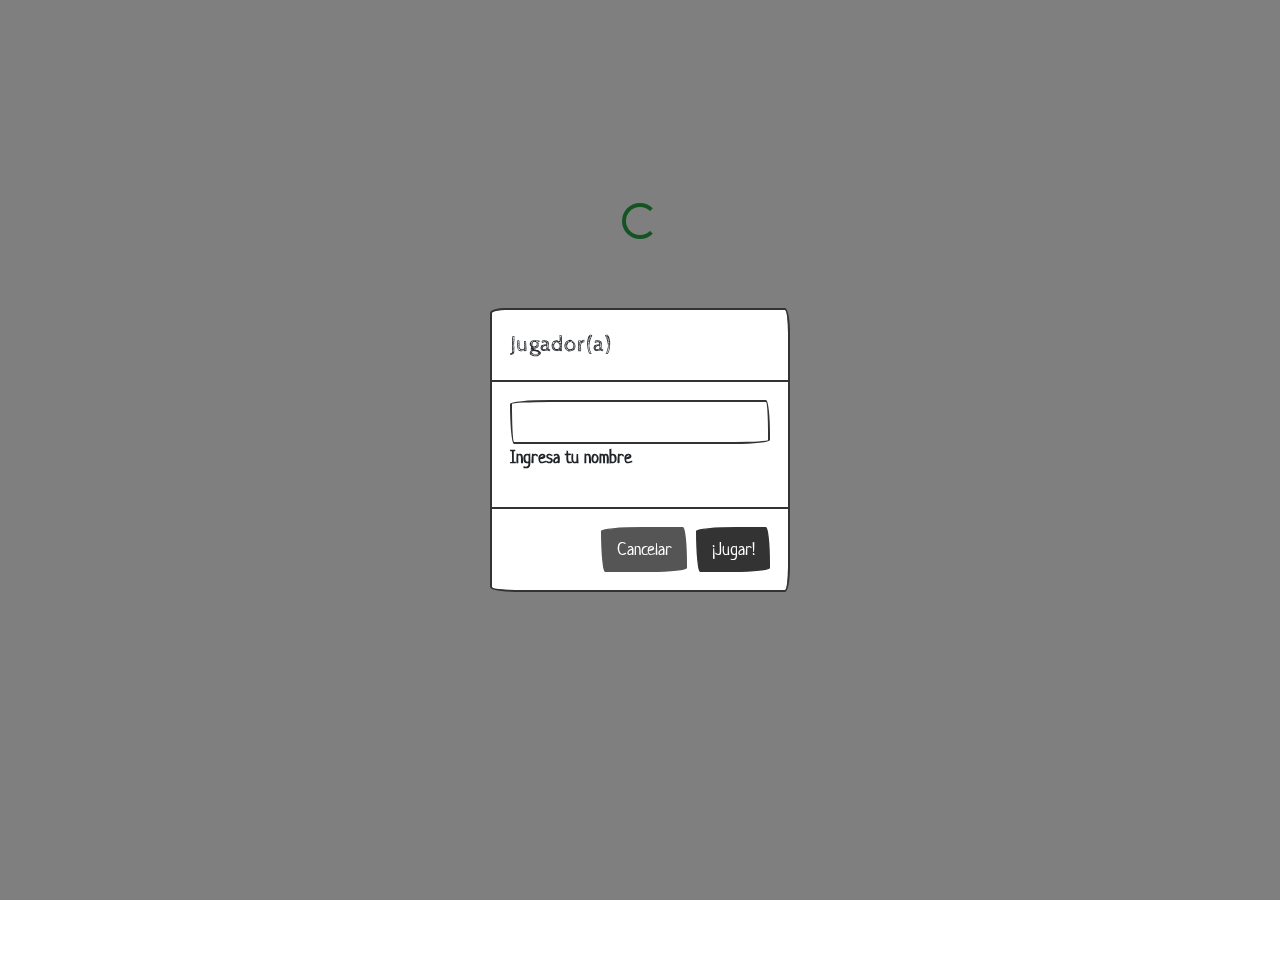
<file: arenagame.html>
<!doctype html>
<html lang="es">

<head>
    <title>Jugar en Arena</title>
    <!-- Required meta tags -->
    <meta charset="utf-8">
    <meta name="viewport" content="width=device-width, initial-scale=1, shrink-to-fit=no">
    <!-- Bootstrap CSS v5.2.1 -->
    <link href="./assets/bootstrap/themes/sketchy/bootstrap.css" rel="stylesheet">
    <!-- CSS propios -->
    <link rel="stylesheet" href="./assets/css/arenagame.css">
    <!-- Bootstrap JavaScript Libraries -->
    <script src="./assets/bootstrap/js/bootstrap.bundle.js"></script>
</head>

<body>

    <header>
        <!-- place navbar here -->
    </header>

    <main>
        <div id="loading" class="row justify-content-center align-items-center g-2" style="height: 50vh;">
            <div class="spinner-border text-success" role="status">
                <span class="visually-hidden">Loading...</span>
            </div>
        </div>
        <!-- Modal Body -->
        <!-- if you want to close by clicking outside the modal, delete the last endpoint:data-bs-backdrop and data-bs-keyboard -->
        <div class="modal fade" id="modalNombre" tabindex="-1" data-bs-backdrop="static" data-bs-keyboard="false"
            role="dialog" aria-labelledby="modalTitleId" aria-hidden="true">
            <div class="modal-dialog modal-dialog-scrollable modal-dialog-centered modal-sm" role="document">
                <div class="modal-content">
                    <div class="modal-header">
                        <h5 class="modal-title" id="modalTitleId">Jugador(a)</h5>
                    </div>
                    <div class="modal-body">
                        <div class="form-floating mb-3">
                            <form action="javascript:void(0);" method="post" onsubmit="hangmanApp.aJugar();">
                                <input required type="text" class="form-control" name="txtNombre" id="txtNombre"
                                    placeholder="">
                                <label for="formId1">Ingresa tu nombre</label>
                        </div>
                    </div>
                    <div class="modal-footer">
                        <button type="button" class="btn btn-secondary" data-bs-dismiss="modal"
                            onclick="window.location='index.html'">Cancelar</button>
                        <button type="submit" class="btn btn-primary">¡Jugar!</button>
                    </div>
                    </form>
                </div>
            </div>
        </div>
        <!-- Modal Body -->
        <!-- if you want to close by clicking outside the modal, delete the last endpoint:data-bs-backdrop and data-bs-keyboard -->
        <div class="modal fade" id="modalResult" tabindex="-1" data-bs-backdrop="static" data-bs-keyboard="false"
            role="dialog" aria-labelledby="modalTitleId" aria-hidden="true">
            <div class="modal-dialog modal-dialog-scrollable modal-dialog-centered modal-sm" role="document">
                <div class="modal-content">
                    <div class="modal-header">
                        <h5 class="modal-title" id="modalTitleId2">Resultado</h5>
                    </div>
                    <div class="modal-body">
                        <div class="table-responsive">
                            <table class="table table-primary">
                                <thead>
                                    <tr>
                                        <th scope="col">Dato</th>
                                        <th scope="col">Valor</th>
                                    </tr>
                                </thead>
                                <tbody id="resultTabla">
                                </tbody>
                            </table>
                        </div>
                    </div>
                    <div class="modal-footer">
                        <button type="button" class="btn btn-primary" data-bs-dismiss="modal"
                            onclick="hangmanApp.valida();">Ok</button>
                    </div>
                </div>
            </div>
        </div>
        <div class="container oculto" id="divPrincipal">
            <!-- <div class="row justify-content-center align-items-center"> -->
            <div class="row align-items-center">
                <!-- <div class="col-sm-12 col-md-6 col-lg-4 col-xl-4 my-3"> -->
                <div id="vidas" class="col">
                    Vidas: <span class="spanVidas"></span>
                </div>
                <!-- <div class="col">
                    Intentos: <span class="spanIntentos"></span>
                </div> -->
                <div id="puntos" class="col">
                    Puntos: <span class="spanPuntos"></span>
                </div>
                <div id="rendirse" class="col">
                    <input name="btnRendirse" id="btnRendirse" class="btn btn-primary" type="button" value="Rendirse"
                        onclick="hangmanApp.rendir();">
                </div>
            </div>
            <div id="verbo"class="row">
                <div class="col-12 text-center">Verbo: 
                    <span class="spanVerbo">
                    </span>
                </div>
            </div>
            <div id="pista" class="row">
                <div class="col-12 text-center">
                    <span class="spanPista">
                    </span>
                </div>
            </div>
            <div class="row">
                <div class="col-12 justify-content-center" id="divHangman">
                    <img id="img1" src="./assets/img/hangman/baseH.png" width="220" height="200">
                    <img id="img2" src="./assets/img/hangman/head.png" width="220" height="200" class="oculto">
                    <img id="img3" src="./assets/img/hangman/body.png" width="220" height="200" class="oculto">
                    <img id="img4" src="./assets/img/hangman/ArmL.png" width="220" height="200" class="oculto">
                    <img id="img5" src="./assets/img/hangman/ArmR.png" width="220" height="200" class="oculto">
                    <img id="img6" src="./assets/img/hangman/LegL.png" width="220" height="200" class="oculto">
                    <img id="img7" src="./assets/img/hangman/LegR.png" width="220" height="200" class="oculto">
                </div>
            </div>
            <div class="row">
                <div id="divBotones" class="col-12 text-center">
                </div>
            </div>
            <div class="row oculto">
                <div id="divAdivinaPasadoTipo" class="col-12">
                    <form action="javascript:void(0);" method="post" class="form" 
                        onsubmit="hangmanApp.revisarPasado();" id="formulario">
                        <label class="form-label">Selecciona el tipo de verbo: </label>
                        <div class="form-check mb-2">
                            <input class="form-check-input" type="radio" name="tipoV" id="regular" value="r" checked>
                            <label class="form-check-label" for="regular">
                                Regular
                            </label>
                        </div>
                        <div class="form-check mb-2">
                            <input class="form-check-input" type="radio" name="tipoV" id="irregular" value="i">
                            <label class="form-check-label" for="irregular">
                                Irregular
                            </label>
                        </div>
                        <div class="mb-2">

                            <input required type="text" class="form-control" name="txtPasado" id="txtPasado" autocomplete="off"
                                aria-describedby="helpId" placeholder="Simple past">
                            <small id="helpId" class="form-text text-muted"></small>
                        </div>

                        <div class="d-grid gap-2">
                            <button type="submit" name="btnSubmit" id="btnSubmit"
                                class="btn btn-primary">Enviar</button>
                        </div>
                    </form>
                </div>
            </div>
        </div>
        <!-- <div id="loading" class="row justify-content-center align-items-center g-2" style="height: 50vh;">
            <div class="spinner-border text-success" role="status">
                <span class="visually-hidden">Loading...</span>
            </div>
        </div> -->
    </main>

    <footer>
        <!-- place footer here -->
    </footer>

    <script>
        const modalNombre = new bootstrap.Modal(document.getElementById('modalNombre'));
        const modalResult = new bootstrap.Modal(document.getElementById("modalResult"));
        var hangmanApp = new function () {
            this.spanVidas = document.querySelector('.spanVidas');
            //! this.spanIntentos = document.querySelector('.spanIntentos');
            this.spanPuntos = document.querySelector('.spanPuntos');
            this.spanPuntos.innerHTML = "0";
            this.spanVerbo = document.querySelector('.spanVerbo');
            this.spanPista = document.querySelector('.spanPista');
            this.divHangman = document.getElementById('divHangman');
            this.divBotones = document.getElementById('divBotones');
            this.divAdivinaPasadoTipo = document.getElementById('divAdivinaPasadoTipo');
            this.resultTabla = document.getElementById('resultTabla');
            this.nombre = document.getElementById('txtNombre').value;
            this.verboJuega = null;
            this.pasadoUsr = document.getElementById('txtPasado');
            this.tipoUsr = document.getElementsByName("tipoV");
            this.vidas = 3;
            this.pistaDespuesDe = 3;
            this.perdioLasVidas = false;
            this.seRindio = false;
            this.errores = 0;
            this.aciertos = 0;
            this.intentos = 6;
            this.verbos = new Array();
            this.verboDashes = new Array();
            this.verboArray = new Array();
            this.datosjuego = new Array();
            this.puntos = 0;
            this.urlApiWords = "./bd/apiwords.php";
            this.urlApiGeneral = "./bd/apigeneral.php";
            this.urlApiArena = "./bd/apiarena.php";
            this.spinner = document.getElementById("loading");

            this.randomKey = (max) => {
                return Math.floor(Math.random() * max);
            }

            this.leerVerbos = () => {
                fetch(this.urlApiWords + "?wrdLeer=1")
                    .then(respuesta => respuesta.json())
                    .then((respuesta) => {
                        respuesta.map(
                            function (palabra, index, array) {
                                hangmanApp.verbos.push(palabra);
                            }
                        );
                    })
                    .then(respuesta => {
                        this.iniciar();
                    })
                    .catch(console.log());
            };

            this.seleccionaVerbo = () => {
                let n = hangmanApp.verbos.length;
                let key = this.randomKey(n);
                verbo = hangmanApp.verbos[key];
                hangmanApp.verbos.splice(key, 1);
                return verbo;
            };

            this.iniciar = () => {
                document.getElementById("img7").style.visibility = "hidden";
                document.getElementById("img6").style.visibility = "hidden";
                document.getElementById("img5").style.visibility = "hidden";
                document.getElementById("img4").style.visibility = "hidden";
                document.getElementById("img3").style.visibility = "hidden";
                document.getElementById("img2").style.visibility = "hidden";
                hangmanApp.verboJuega = this.seleccionaVerbo();
                hangmanApp.errores = 0;
                hangmanApp.aciertos = 0;
                hangmanApp.intentos = 6;
                //hangmanApp.spanIntentos.innerHTML = hangmanApp.intentos;
                hangmanApp.spanVidas.innerHTML = "♥".repeat(hangmanApp.vidas);
                hangmanApp.verboArray = hangmanApp.verboJuega["word"].split("");
                hangmanApp.verboDashes = [].concat(hangmanApp.verboArray);
                hangmanApp.verboDashes.fill("_");
                hangmanApp.spanVerbo.innerHTML = "";
                hangmanApp.verboDashes.forEach(car => {
                    hangmanApp.spanVerbo.innerHTML += car + "   ";
                });
                hangmanApp.spanPista.classList.add("oculto");
                hangmanApp.spanPista.classList.add("quitar");
                hangmanApp.spanPista.innerHTML = verbo["clue"];
                this.crearBotones();
                hangmanApp.divBotones.classList.remove("quitar");
                hangmanApp.divAdivinaPasadoTipo.classList.remove("quitar");
                hangmanApp.divAdivinaPasadoTipo.classList.remove("visible");
                hangmanApp.divAdivinaPasadoTipo.classList.add("oculto");
                //document.getElementById("loading").style.display = "none";
                document.getElementById("loading").classList.add("quitar");
                document.getElementById("divPrincipal").classList.remove("oculto");
            };

            this.crearBotones = () => {
                let contenedor = document.getElementById("divBotones");
                contenedor.innerHTML = "";
                let alfabeto = new String("ABCDEFGHIJKLMNOPQRSTUVWXYZ");
                let alfabetoArr = alfabeto.split('');
                alfabetoArr.forEach(letra => {
                    let boton = document.createElement("input");
                    boton.type = "button";
                    boton.id = letra;
                    boton.value = letra;
                    boton.className = "botonLetra";
                    //* Se programa el evento clic de cada botón
                    boton.onclick = function (e) {
                        if (hangmanApp.verboArray.includes(e.target.id)) {
                            let ind = 0;
                            hangmanApp.verboArray.forEach(car => {
                                if (car == e.target.id) {
                                    hangmanApp.verboDashes[ind] = car;
                                    hangmanApp.aciertos++;
                                    hangmanApp.puntos += 10;
                                    hangmanApp.spanPuntos.innerHTML = hangmanApp.puntos;
                                }
                                ind++;
                            });
                            hangmanApp.spanVerbo.innerHTML = "";
                            hangmanApp.verboDashes.forEach(car => {
                                hangmanApp.spanVerbo.innerHTML += car + "   ";
                            });
                            if (hangmanApp.aciertos == hangmanApp.verboArray.length) {
                                hangmanApp.adivinarPasado();
                            }
                        } else {
                            hangmanApp.intentos--;
                            hangmanApp.errores++;
                            hangmanApp.puntos -= 1;
                            hangmanApp.spanPuntos.innerHTML = hangmanApp.puntos;
                            //hangmanApp.spanIntentos.innerHTML = hangmanApp.intentos;
                            switch (hangmanApp.intentos) {
                                case 0:
                                    document.getElementById("img7").style.visibility = "visible";
                                    break;
                                case 1:
                                    document.getElementById("img6").style.visibility = "visible";
                                    break;
                                case 2:
                                    document.getElementById("img5").style.visibility = "visible";
                                    break;
                                case 3:
                                    document.getElementById("img4").style.visibility = "visible";
                                    break;
                                case 4:
                                    document.getElementById("img3").style.visibility = "visible";
                                    break;
                                case 5:
                                    document.getElementById("img2").style.visibility = "visible";
                                    break;
                            }
                            if (hangmanApp.errores == hangmanApp.pistaDespuesDe) {
                                hangmanApp.spanPista.classList.remove("quitar");
                                hangmanApp.spanPista.classList.remove("oculto");
                                hangmanApp.spanPista.classList.add("visible");
                            }
                            if (hangmanApp.errores == 6) {
                                hangmanApp.creaFeedback();
                                hangmanApp.vidas--;
                                hangmanApp.perdio();
                            }
                        }
                        let borraboton = document.getElementById(e.target.id);
                        divBotones.removeChild(borraboton);
                    };
                    contenedor.appendChild(boton);
                });
            }

            this.adivinarPasado = () => {
                
                var verbo = hangmanApp.verboJuega["word"];
                hangmanApp.divBotones.classList.add("quitar");
                document.getElementById("helpId").innerHTML = "Escribe el pasado simple del verbo " + verbo.toLowerCase();
                hangmanApp.divAdivinaPasadoTipo.classList.remove("oculto");
                hangmanApp.divAdivinaPasadoTipo.classList.add("visible");
            };

            this.revisarPasado = () => {
                let form=document.getElementById("formulario");
                hangmanApp.divAdivinaPasadoTipo.classList.add("quitar");
                tipoOk = hangmanApp.verboJuega["type"].toLowerCase().trim();
                pasadoOk = hangmanApp.verboJuega["simplepast"].toLowerCase().trim();
                pasadoTest = this.pasadoUsr.value.toLowerCase().trim();
                for (var i = 0; i < this.tipoUsr.length; i++) {
                    if (this.tipoUsr[i].checked) {
                        tipoTest = this.tipoUsr[i].value;
                        break;
                    }
                }
                hangmanApp.creaFeedback();

                if (tipoTest === tipoOk && pasadoTest === pasadoOk) {
                    hangmanApp.gano();
                    this.puntos += 15;
                } else {
                    this.vidas--;
                    this.puntos -= 10;
                    hangmanApp.perdio();
                }
                form.reset();
            };

            this.gano = () => {
                document.getElementById("modalTitleId2").innerHTML = "¡Correcto :) !";
                modalResult.show();
            };

            this.perdio = () => {
                
                document.getElementById("modalTitleId2").innerHTML = "¡Incorrecto :( !";
                modalResult.show();
            };

            this.valida = () => {
                if (this.vidas == 0) {
                    hangmanApp.spanVidas.innerHTML = "";
                    this.perdioLasVidas = true;
                    this.terminar();
                }
                else this.iniciar();
            };

            this.creaFeedback = () => {
                resultado = "<tr>" +
                    "<td>Verbo:</td>" +
                    "<td>" + this.verboJuega["word"].toLowerCase() + "</td>" +
                    "</tr>" +
                    "<tr>" +
                    "<td>Tipo:</td>" +
                    "<td>" + ((this.verboJuega["type"].toLowerCase() == "r") ? "regular" : "irregular") + "</td>" +
                    "</tr>" +
                    "<tr>" +
                    "<td>Pasado:</td>" +
                    "<td>" + this.verboJuega["simplepast"].toLowerCase() + "</td>" +
                    "</tr>" +
                    "<tr>" +
                    "<td>Ejemplo:</td>" +
                    "<td>" + this.verboJuega["example"] + "</td>" +
                    "</tr>";
                this.resultTabla.innerHTML = resultado;
            };

            this.insertarJuego = async () => {
                var datosEnviar = { nombre: hangmanApp.nombre };
                await fetch(this.urlApiArena + "?nuevo=1", { method: "POST", body: JSON.stringify(datosEnviar) })
                    .then(respuesta => respuesta.json())
                    .then((respuesta) => {
                        this.datosjuego.push(respuesta);
                    })
                    .finally(respuesta => {
                    })
                    .catch(console.log);
            };

            this.terminar = async () => {
                //document.getElementById("loading").style.display = "block";
                document.getElementById("loading").classList.remove("quitar");
                document.getElementById("vidas").style.display = "none";
                document.getElementById("rendirse").style.display = "none";
                document.getElementById("verbo").style.display = "none";
                document.getElementById("pista").style.display = "none";
                document.getElementById("divHangman").style.display = "none";
                document.getElementById("puntos").style.display = "none";
                hangmanApp.divAdivinaPasadoTipo.remove("quitar");
                hangmanApp.spanPista.classList.remove("quitar");
                hangmanApp.spanVidas.classList.add("quitar");
                hangmanApp.divBotones.classList.add("quitar");
                idSend = hangmanApp.datosjuego[0][0]["id"];
                rindioSend = (hangmanApp.seRindio) ? 1 : 0;
                puntosSend = (hangmanApp.seRindio) ? 0 : this.puntos;

                var datosEnviar = { id: idSend, puntos: puntosSend, rindio: rindioSend };
                await fetch(this.urlApiArena + "?fin=1", { method: "POST", body: JSON.stringify(datosEnviar) })
                    .then(respuesta => respuesta.json())
                    .then((respuesta) => {
                        window.location = "tablageneral.html";
                    })
                    .finally(respuesta => {
                    })
                    .catch(console.log);
            }

            this.aJugar = () => {
                this.nombre = document.getElementById("txtNombre").value;
                modalNombre.hide();
                hangmanApp.insertarJuego();
                hangmanApp.leerVerbos();
            };

            this.rendir = () => {
                this.seRindio = confirm("¿De verdad deseas rendirte?");
                if (this.seRindio) {
                    this.terminar();
                }
            };

        }
        modalNombre.show();
    </script>
</body>

</html>
</file>
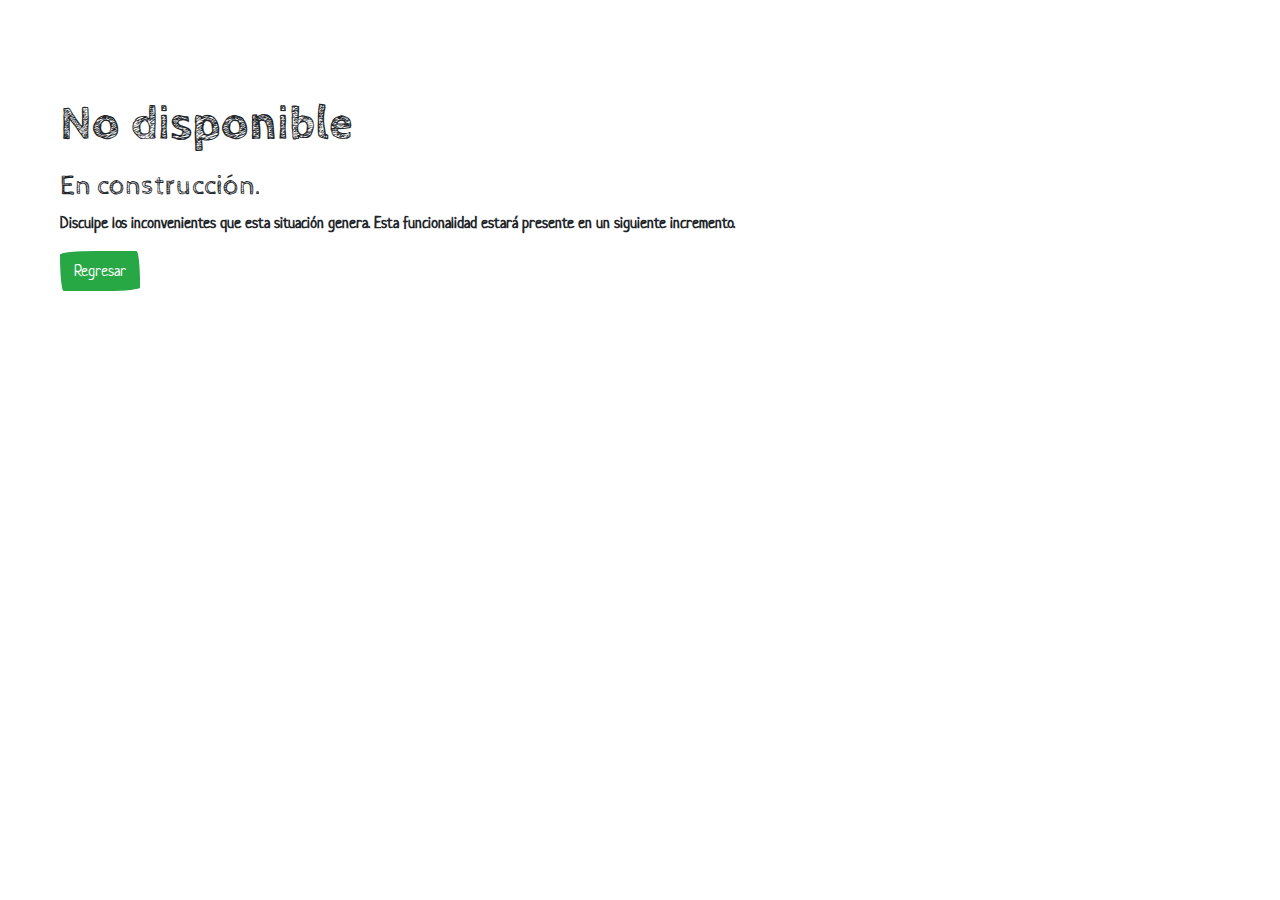
<file: comingsoon.html>
<!doctype html>
<html lang="en">

<head>
  <title>Title</title>
  <!-- Required meta tags -->
  <meta charset="utf-8">
  <meta name="viewport" content="width=device-width, initial-scale=1, shrink-to-fit=no">

  <!-- Bootstrap CSS v5.2.1 -->
  <link href="assets/bootstrap/themes/sketchy/bootstrap.css" rel="stylesheet">

</head>

<body>
  <header>
    <!-- place navbar here -->
  </header>
  <main>
<div class="p-5 mb-4 bg-light rounded-3">
    <div class="container-fluid py-5">
      <h1 class="display-5 fw-bold">No disponible</h1>
      <p class="col-md-8 fs-4"><h3>En construcción.</h3> Disculpe los inconvenientes que esta situación genera. Esta funcionalidad estará presente en un siguiente incremento.</p>
      <form action="index.html" method="post">
        <button type="submit" class="btn btn-success">Regresar</button>
      </form>
    </div>
  </div>
  </main>
  <footer>
    <!-- place footer here -->
  </footer>
  <!-- Bootstrap JavaScript Libraries -->
  <script src="https://cdn.jsdelivr.net/npm/@popperjs/core@2.11.6/dist/umd/popper.min.js"
    integrity="sha384-oBqDVmMz9ATKxIep9tiCxS/Z9fNfEXiDAYTujMAeBAsjFuCZSmKbSSUnQlmh/jp3" crossorigin="anonymous">
  </script>

  <script src="https://cdn.jsdelivr.net/npm/bootstrap@5.2.1/dist/js/bootstrap.min.js"
    integrity="sha384-7VPbUDkoPSGFnVtYi0QogXtr74QeVeeIs99Qfg5YCF+TidwNdjvaKZX19NZ/e6oz" crossorigin="anonymous">
  </script>
</body>

</html>
</file>
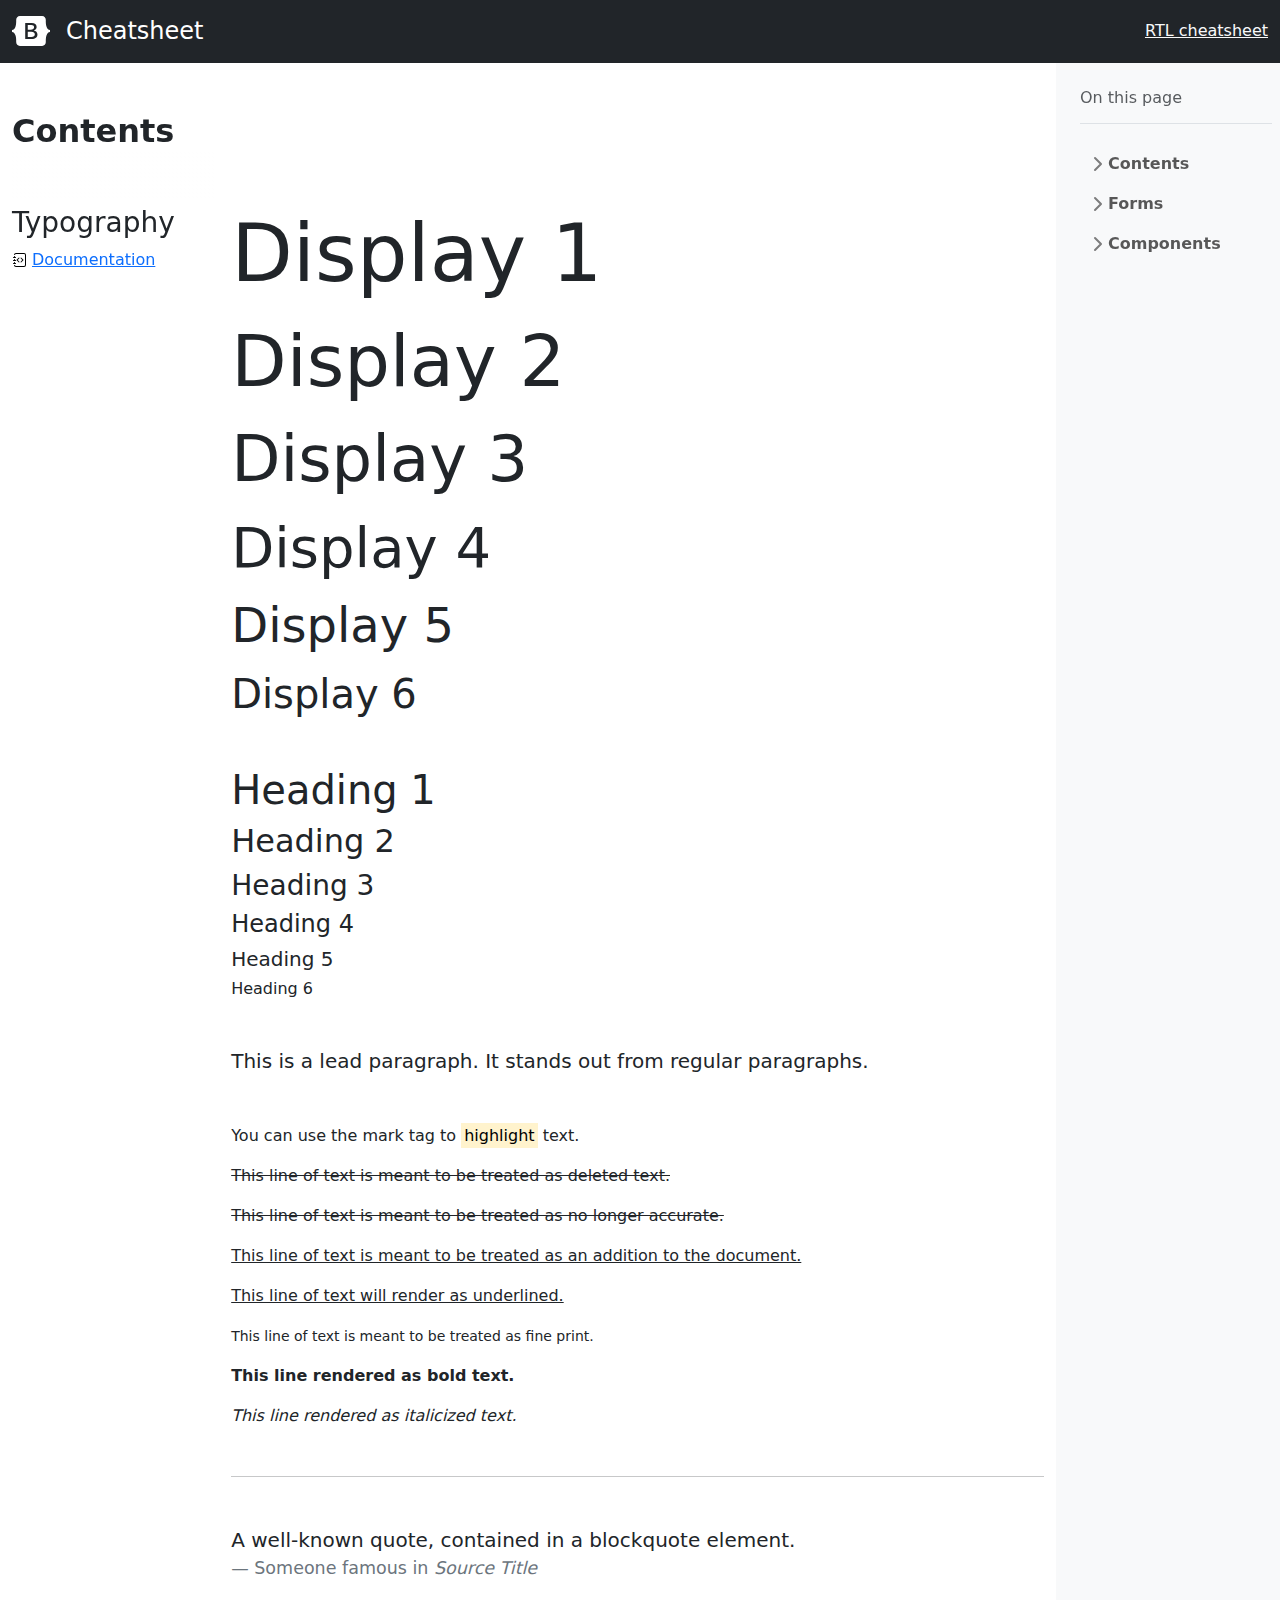
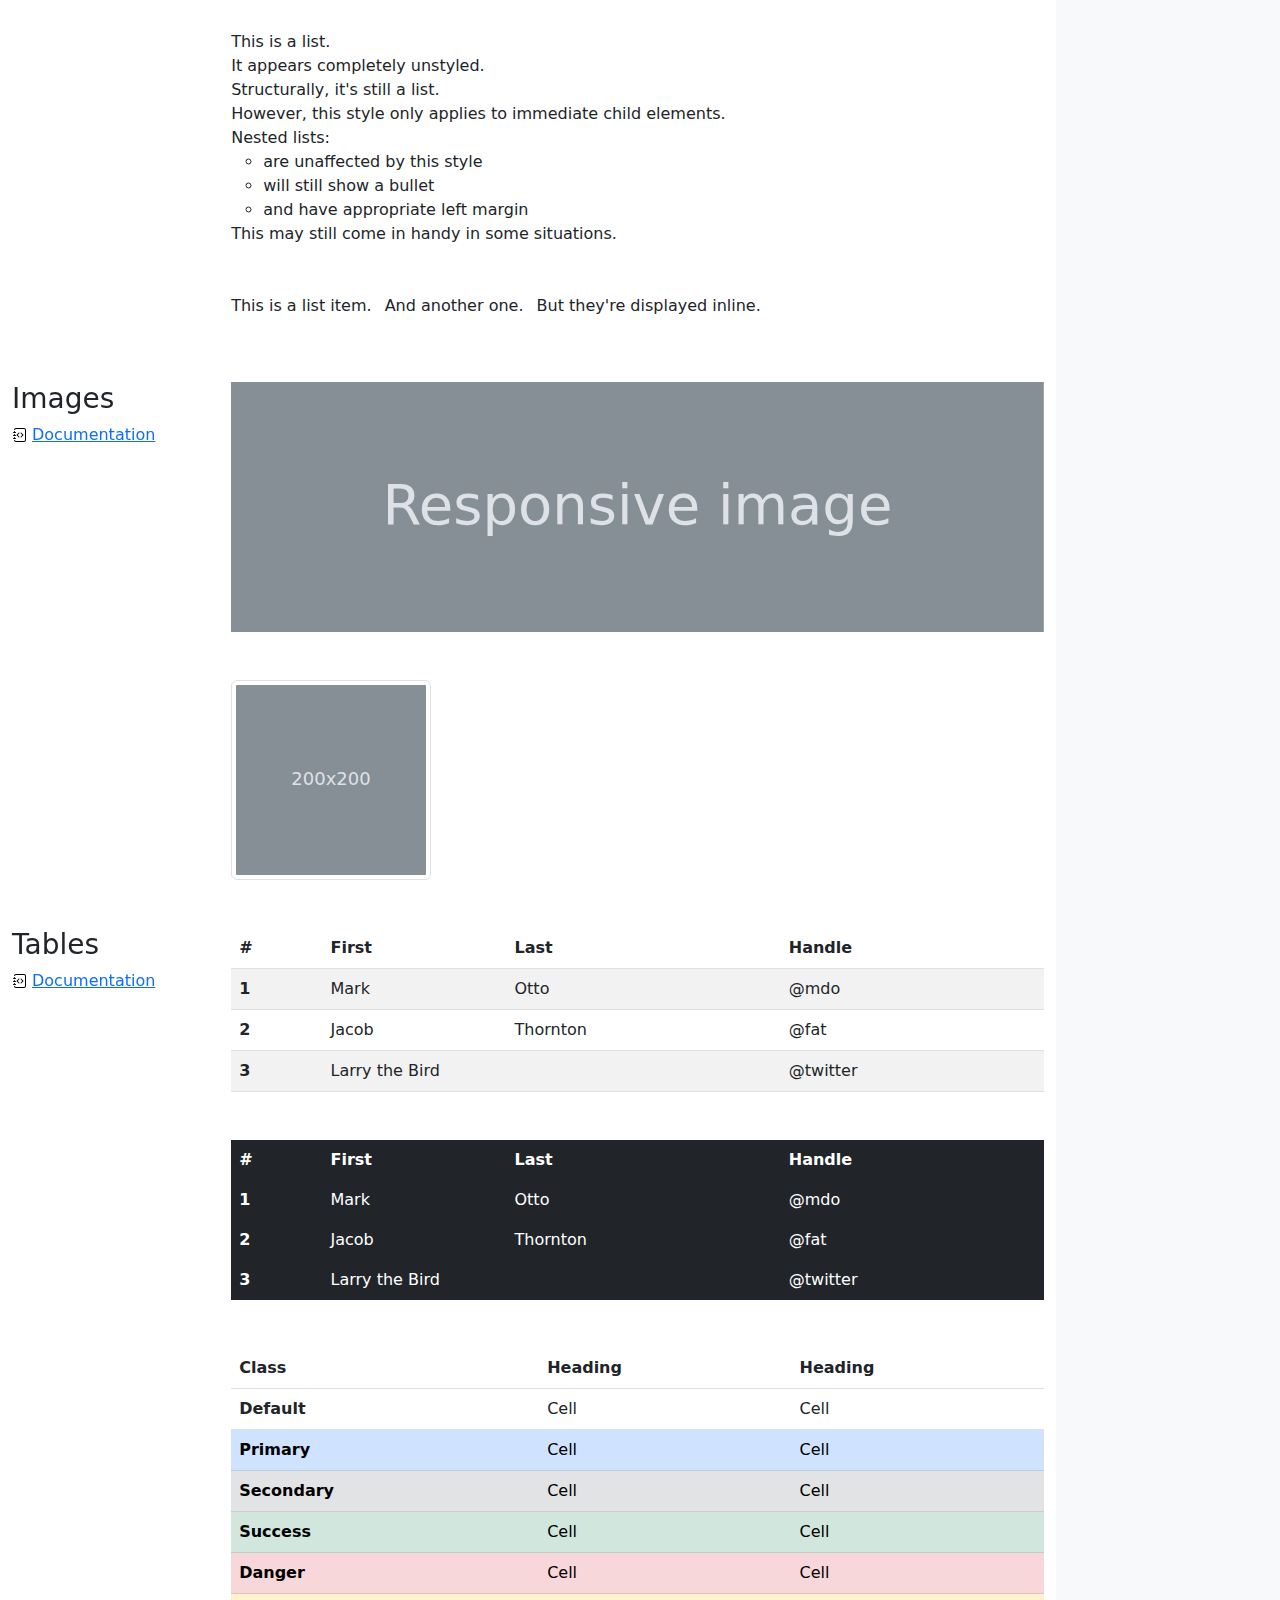
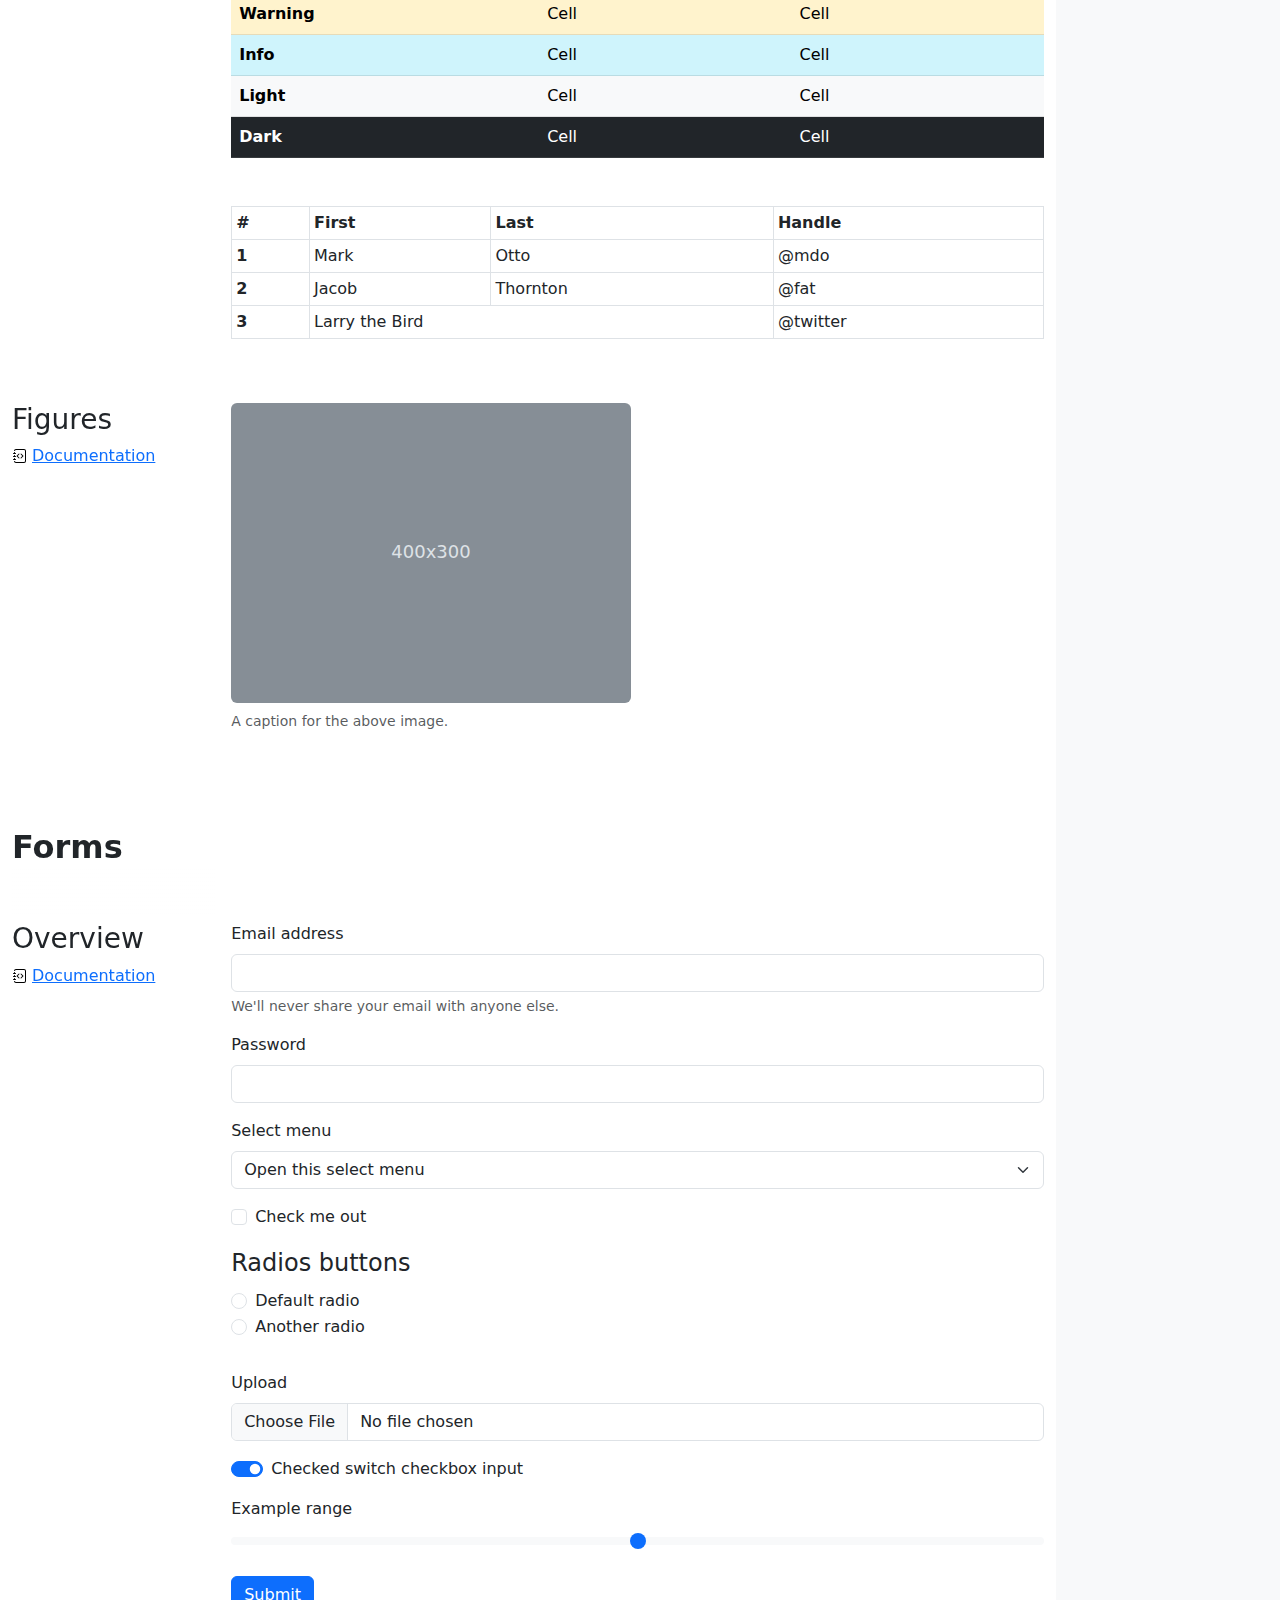
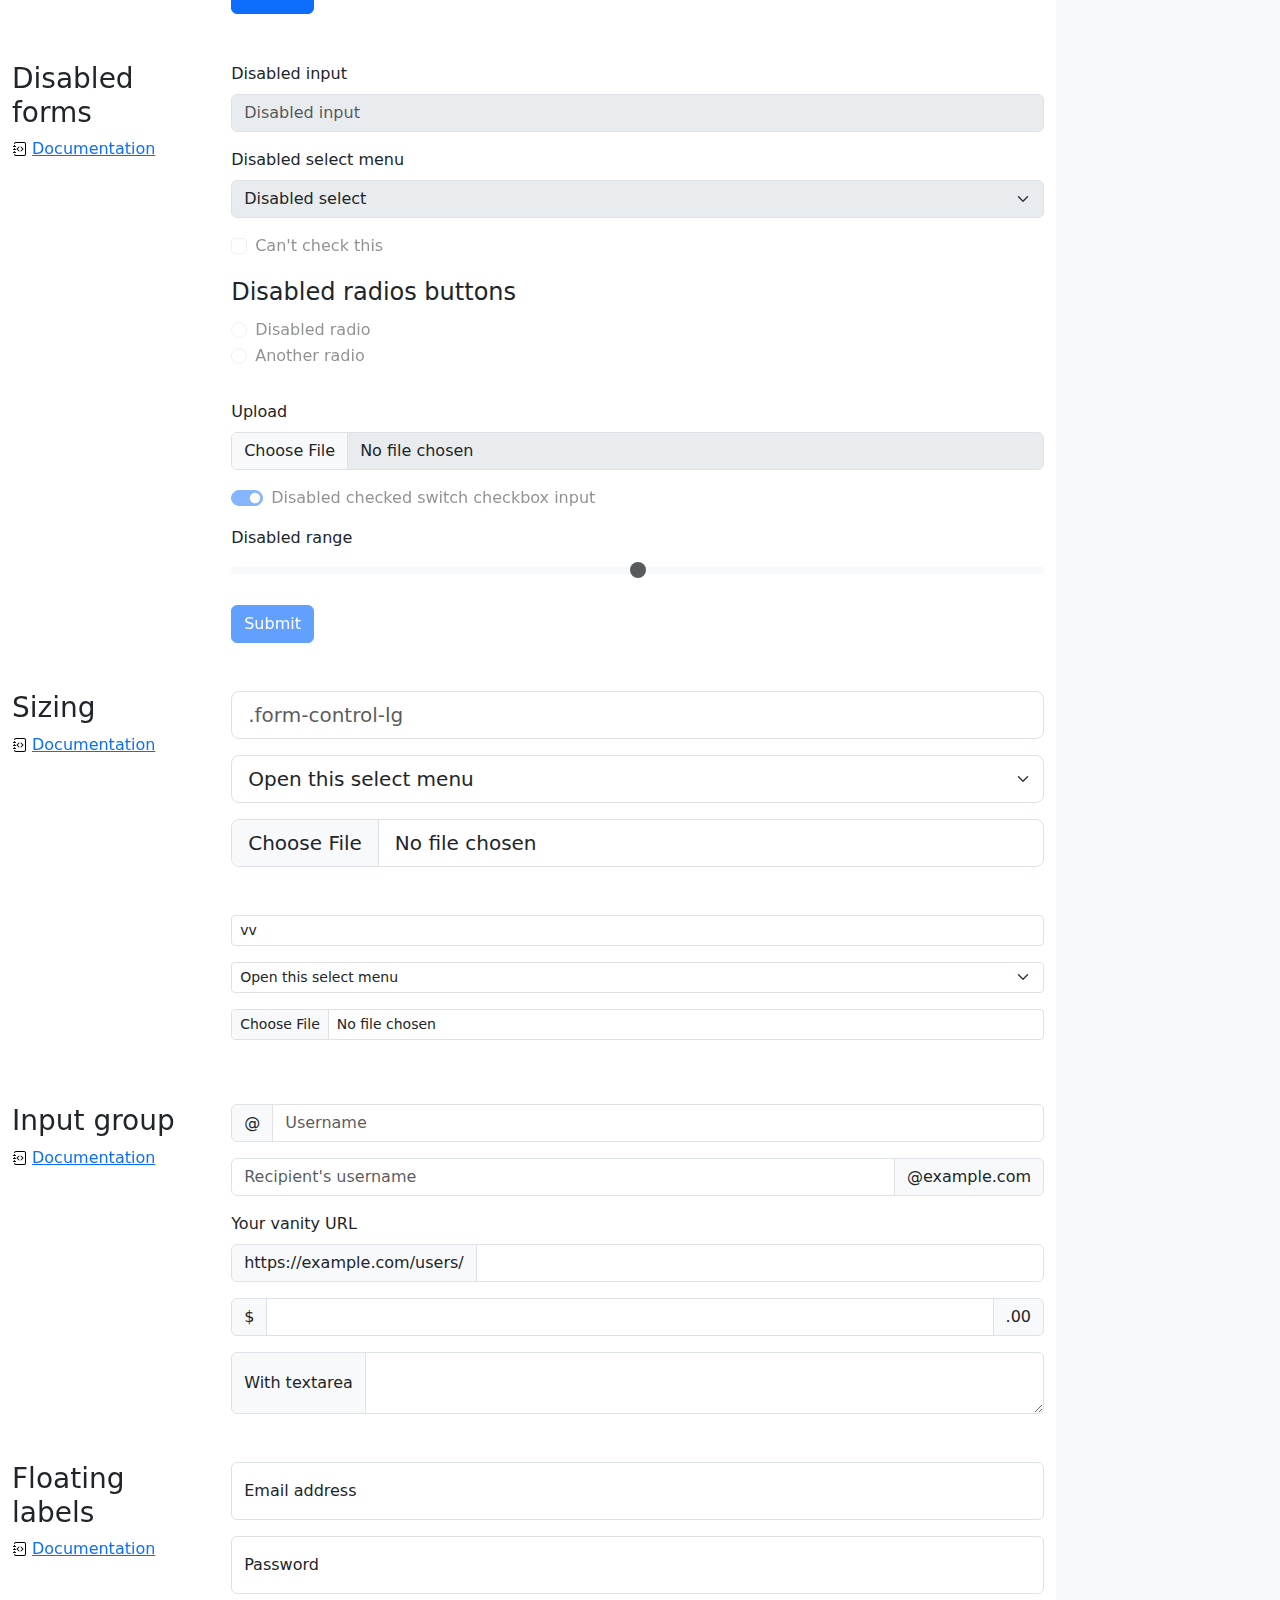
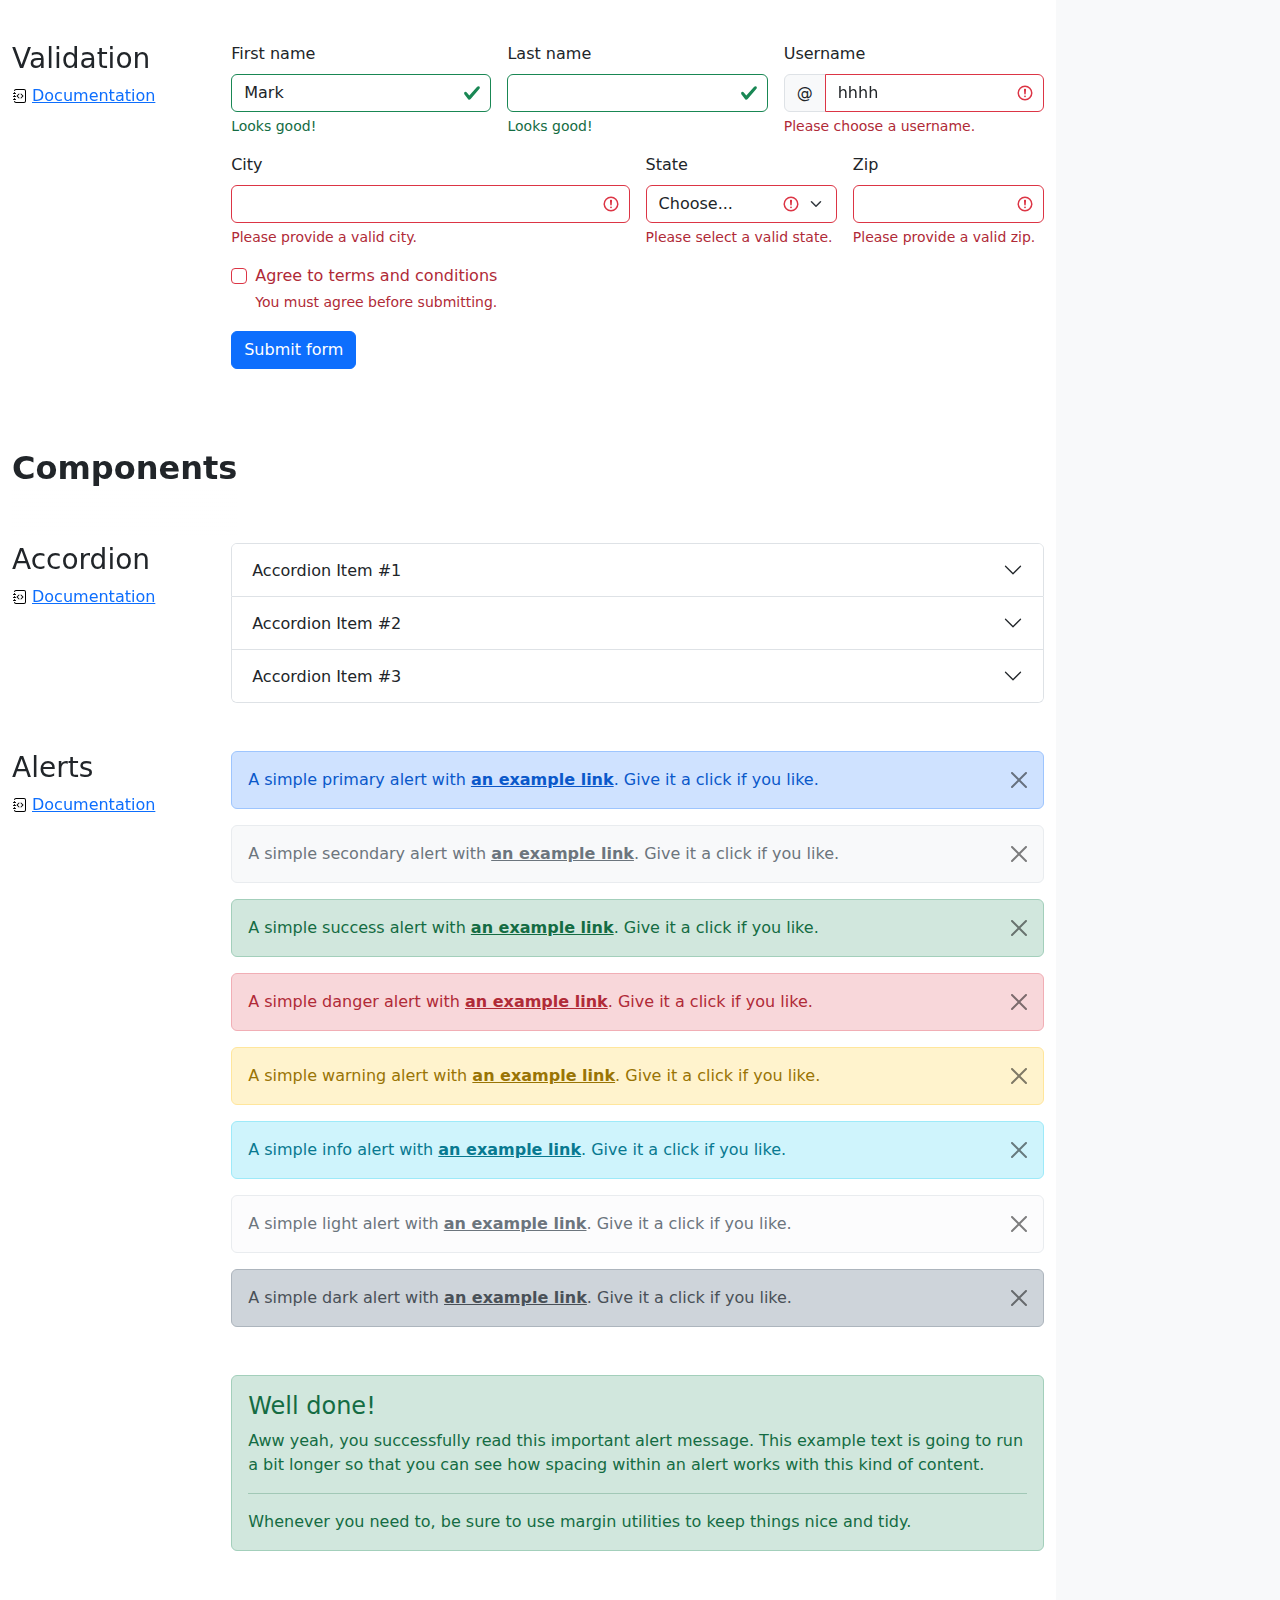
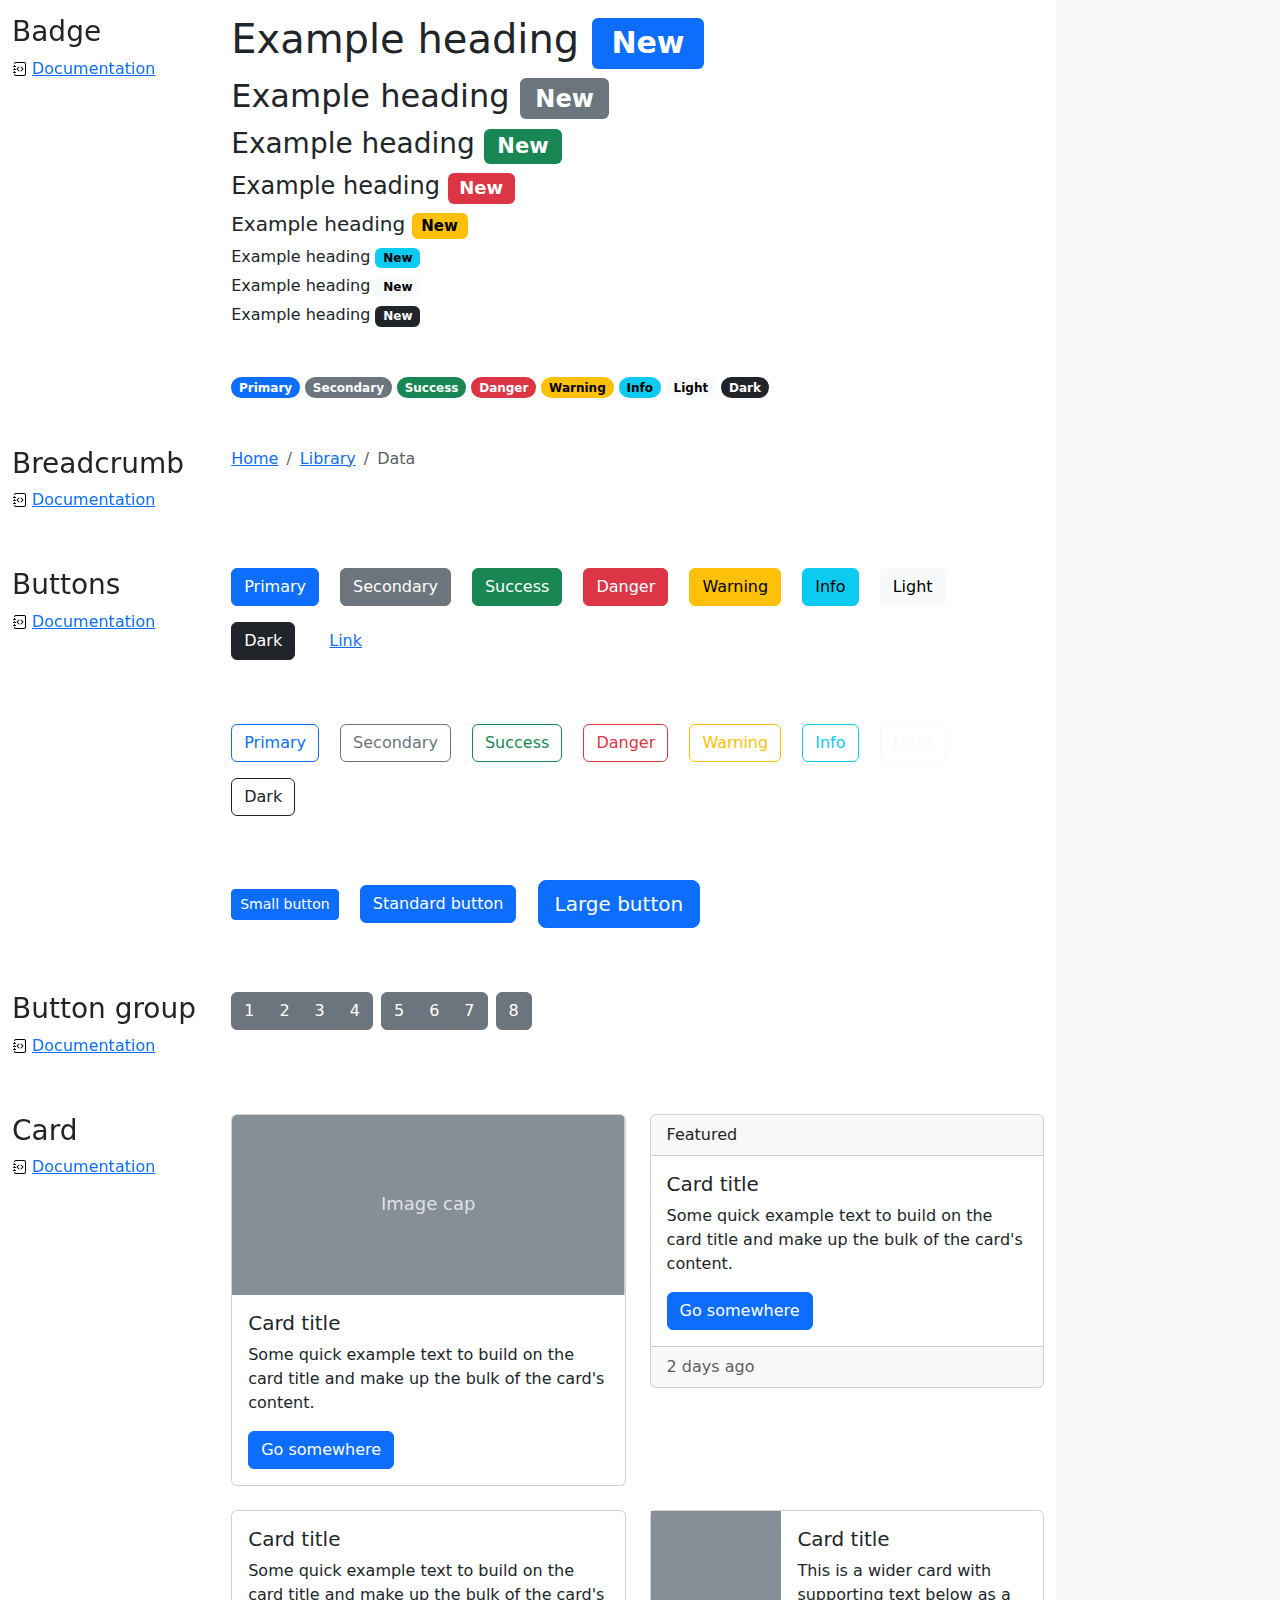
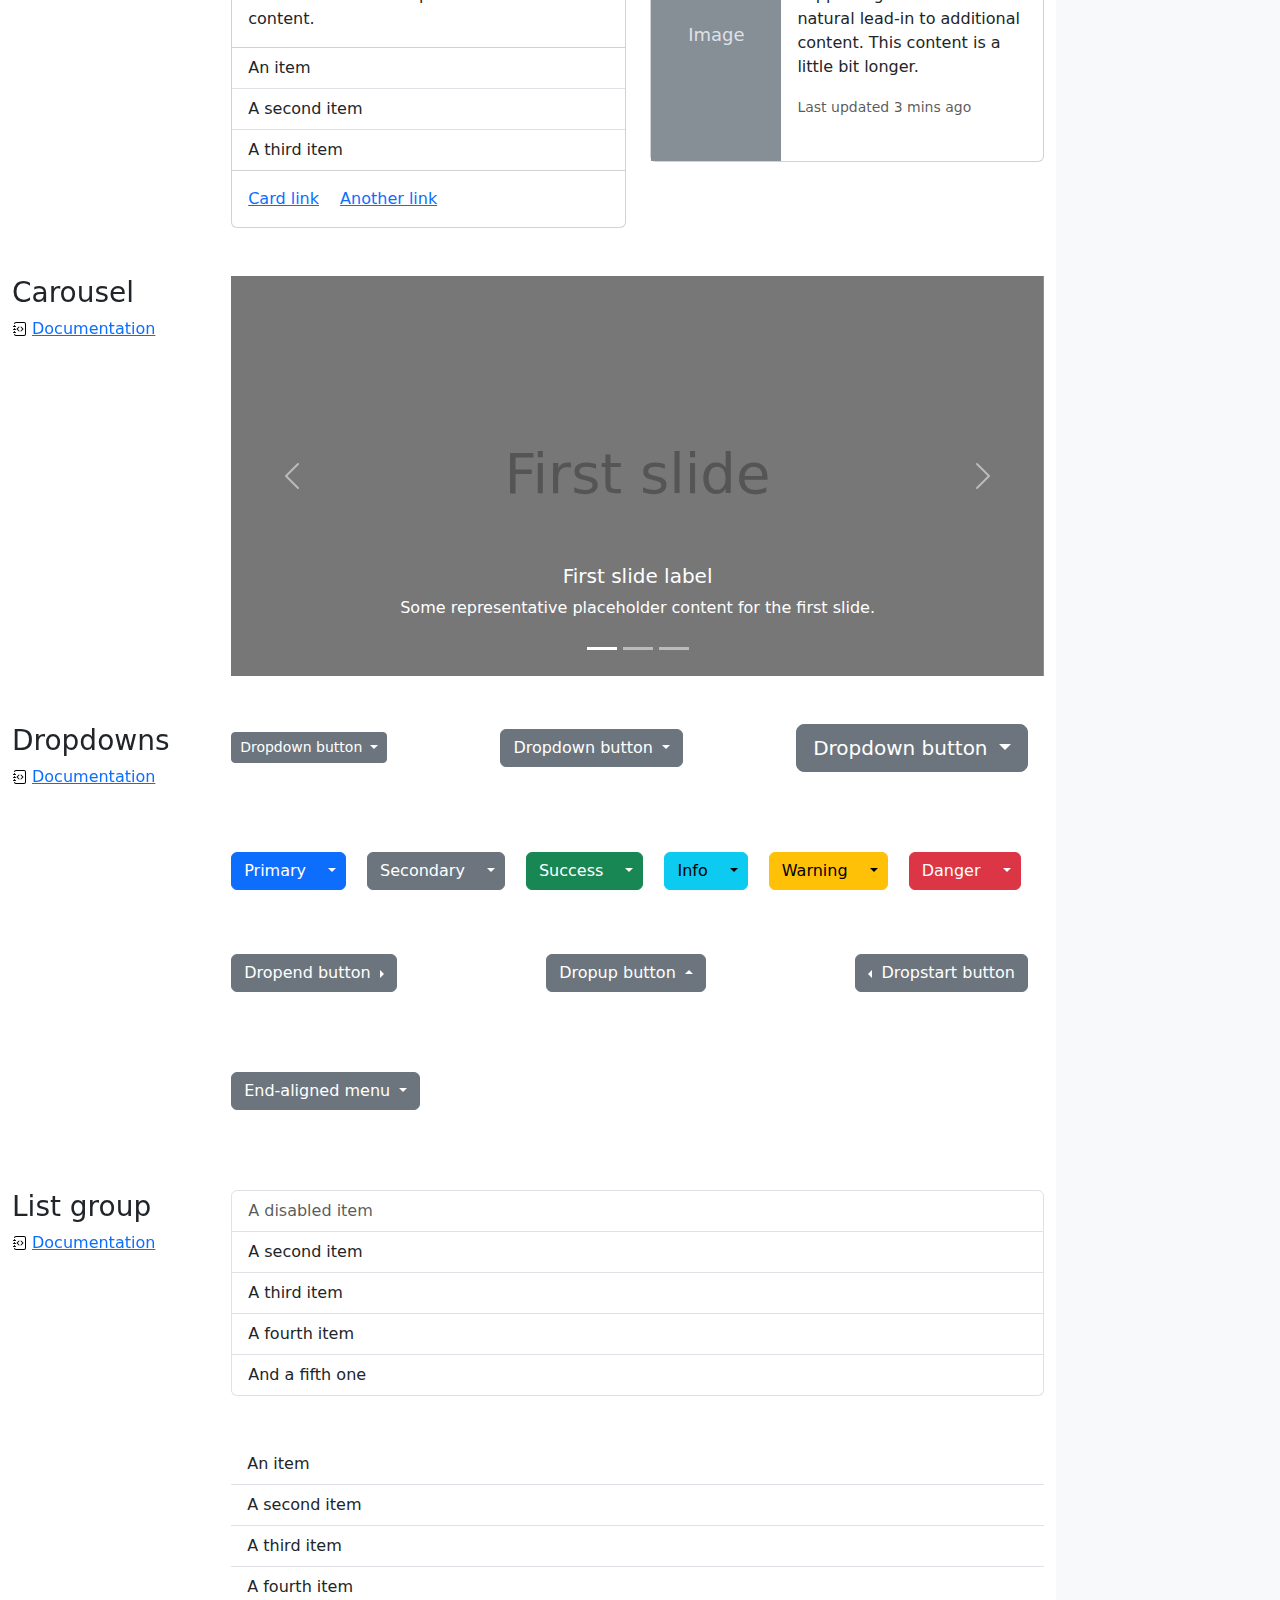
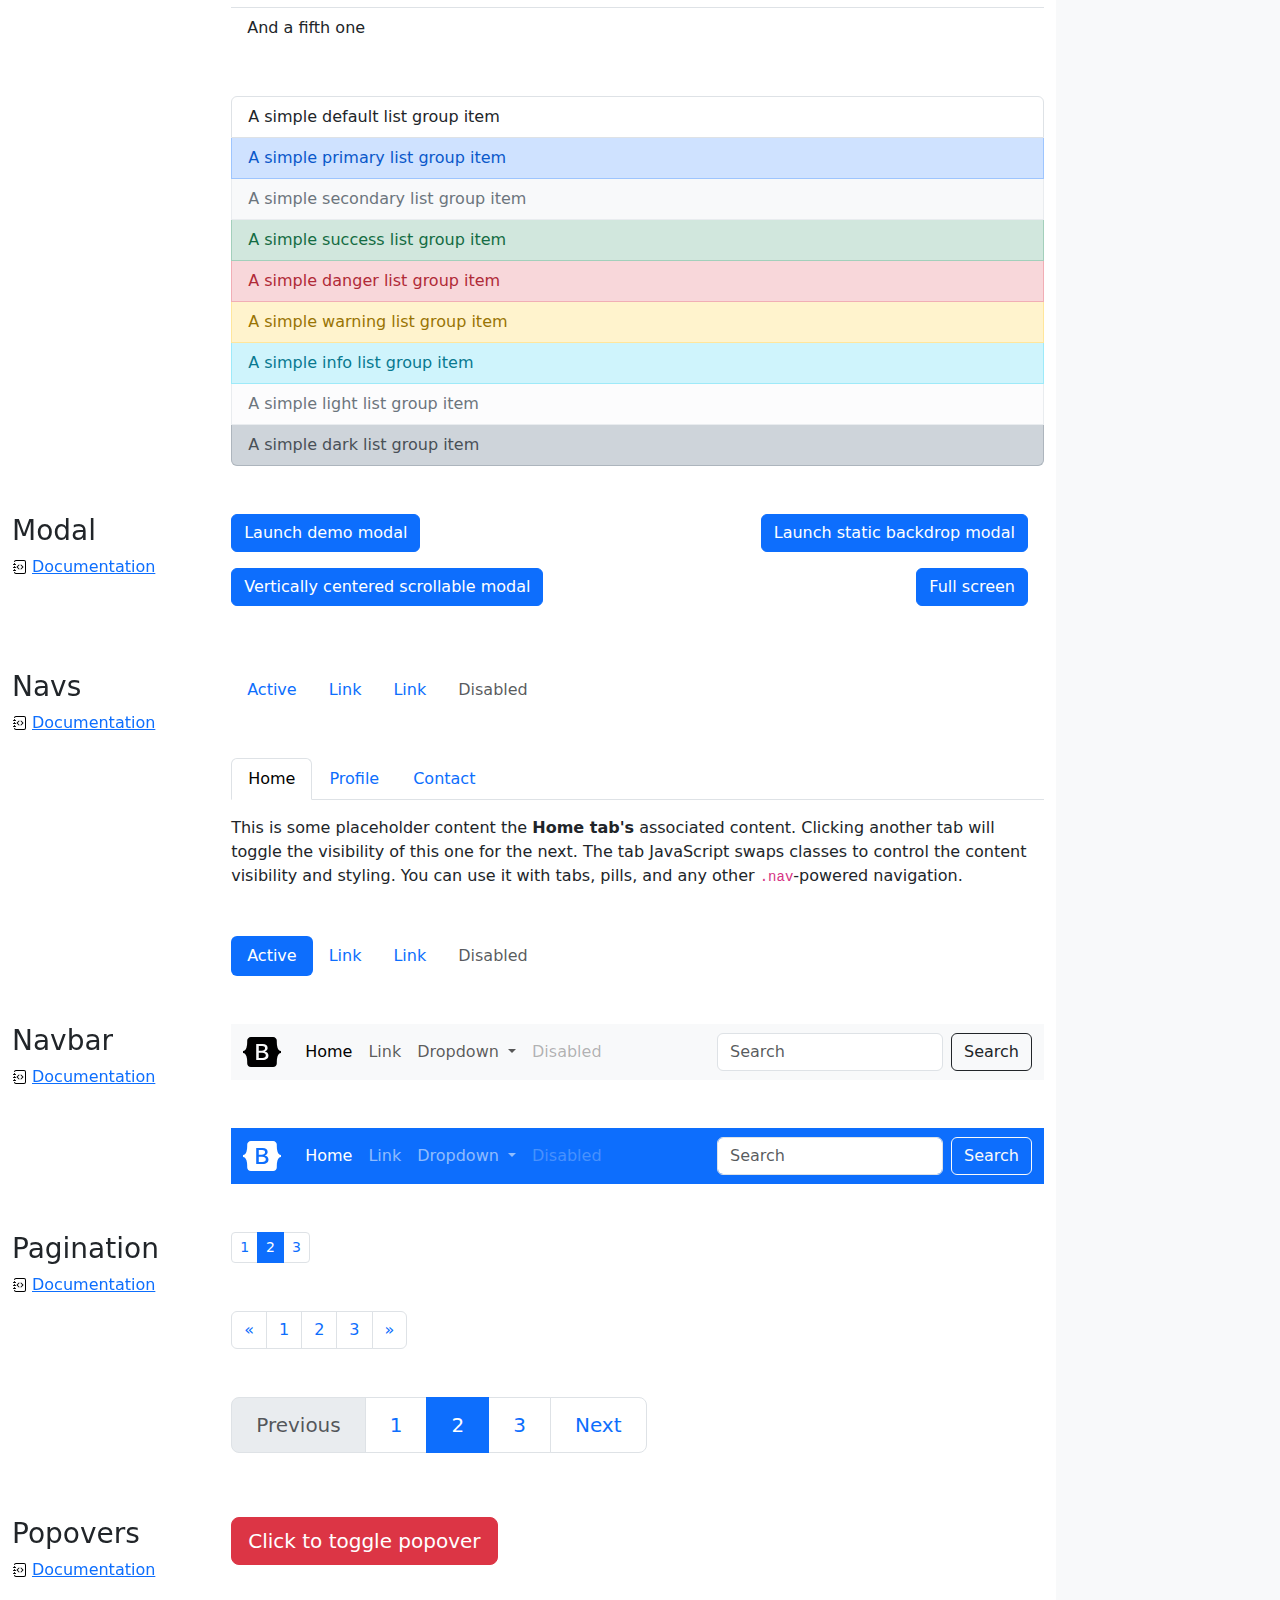
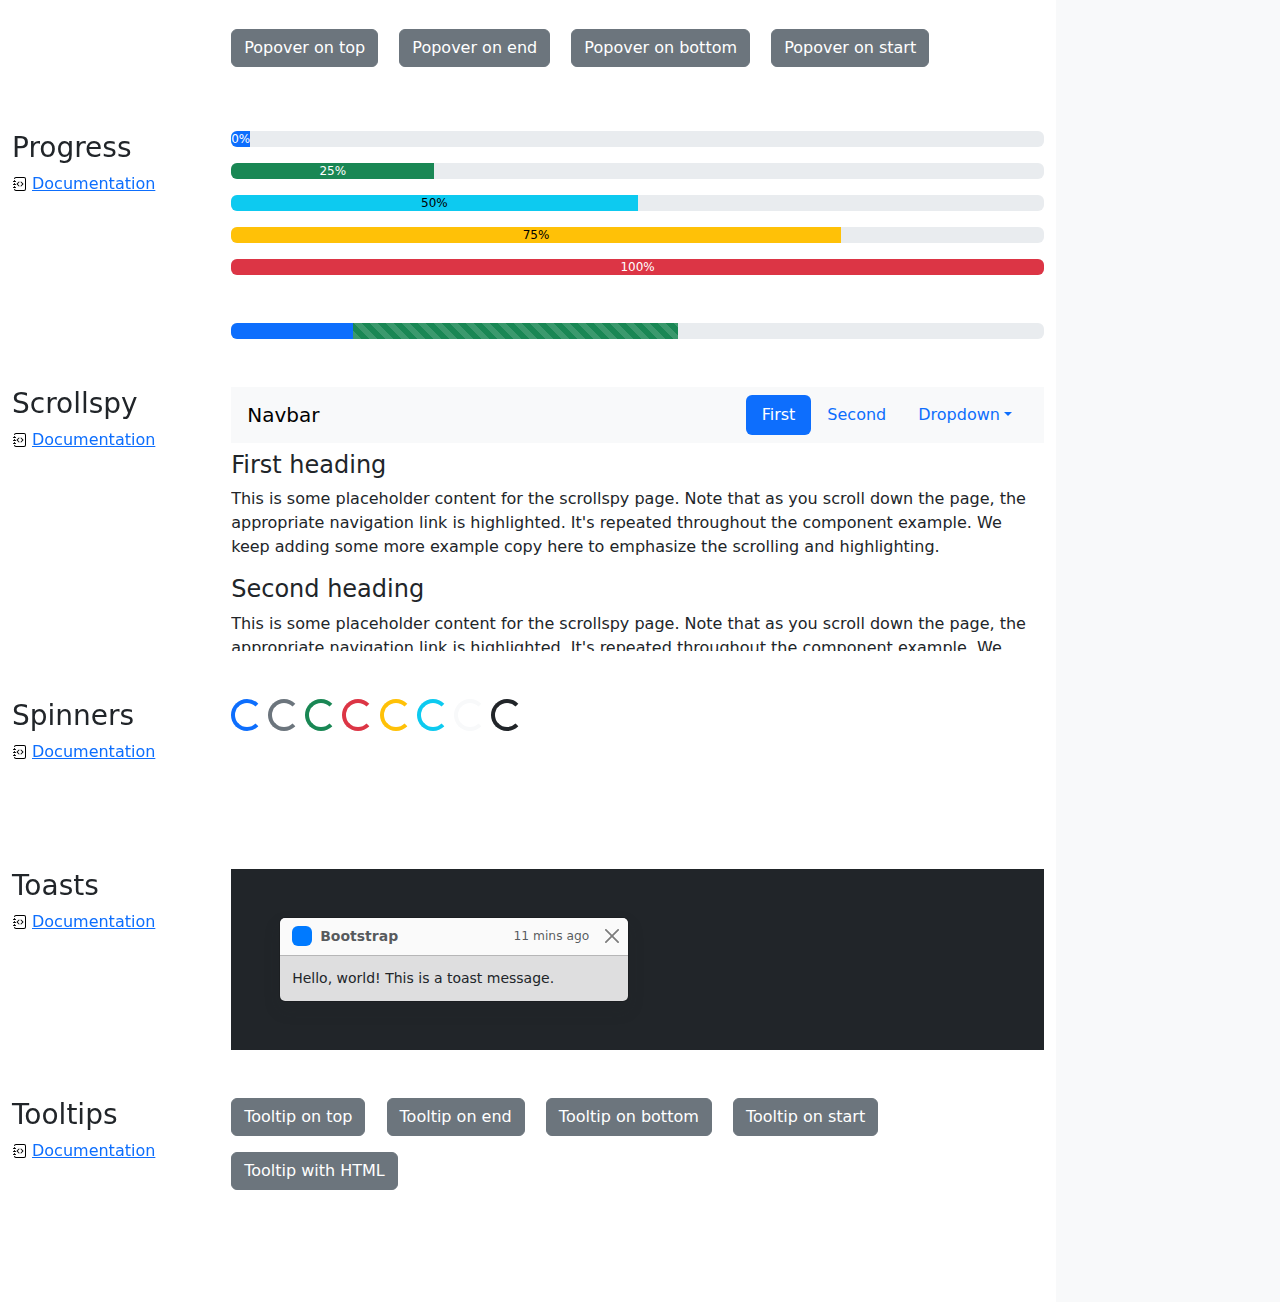
<file: assets/bootstrap/examples/Cheatsheet · Bootstrap v5.3.htm>
<!DOCTYPE html>
<html lang="en"><head>
<meta http-equiv="content-type" content="text/html; charset=UTF-8">
    <meta charset="utf-8">
    <meta name="viewport" content="width=device-width, initial-scale=1">
    <meta name="description" content="">
    <meta name="author" content="Mark Otto, Jacob Thornton, and Bootstrap contributors">
    <meta name="generator" content="Hugo 0.108.0">
    <title>Cheatsheet · Bootstrap v5.3</title>

    <link rel="canonical" href="https://getbootstrap.com/docs/5.3/examples/cheatsheet/">

    

    

<link href="Cheatsheet%20%C2%B7%20Bootstrap%20v5.3%20Archivos/bootstrap.min.css" rel="stylesheet" integrity="sha384-GLhlTQ8iRABdZLl6O3oVMWSktQOp6b7In1Zl3/Jr59b6EGGoI1aFkw7cmDA6j6gD" crossorigin="anonymous">

    <!-- Favicons -->
<link rel="apple-touch-icon" href="https://getbootstrap.com/docs/5.3/assets/img/favicons/apple-touch-icon.png" sizes="180x180">
<link rel="icon" href="https://getbootstrap.com/docs/5.3/assets/img/favicons/favicon-32x32.png" sizes="32x32" type="image/png">
<link rel="icon" href="https://getbootstrap.com/docs/5.3/assets/img/favicons/favicon-16x16.png" sizes="16x16" type="image/png">
<link rel="manifest" href="https://getbootstrap.com/docs/5.3/assets/img/favicons/manifest.json">
<link rel="mask-icon" href="https://getbootstrap.com/docs/5.3/assets/img/favicons/safari-pinned-tab.svg" color="#712cf9">
<link rel="icon" href="https://getbootstrap.com/docs/5.3/assets/img/favicons/favicon.ico">
<meta name="theme-color" content="#712cf9">


    <style>
      .bd-placeholder-img {
        font-size: 1.125rem;
        text-anchor: middle;
        -webkit-user-select: none;
        -moz-user-select: none;
        user-select: none;
      }

      @media (min-width: 768px) {
        .bd-placeholder-img-lg {
          font-size: 3.5rem;
        }
      }

      .b-example-divider {
        height: 3rem;
        background-color: rgba(0, 0, 0, .1);
        border: solid rgba(0, 0, 0, .15);
        border-width: 1px 0;
        box-shadow: inset 0 .5em 1.5em rgba(0, 0, 0, .1), inset 0 .125em .5em rgba(0, 0, 0, .15);
      }

      .b-example-vr {
        flex-shrink: 0;
        width: 1.5rem;
        height: 100vh;
      }

      .bi {
        vertical-align: -.125em;
        fill: currentColor;
      }

      .nav-scroller {
        position: relative;
        z-index: 2;
        height: 2.75rem;
        overflow-y: hidden;
      }

      .nav-scroller .nav {
        display: flex;
        flex-wrap: nowrap;
        padding-bottom: 1rem;
        margin-top: -1px;
        overflow-x: auto;
        text-align: center;
        white-space: nowrap;
        -webkit-overflow-scrolling: touch;
      }
    </style>

    
    <!-- Custom styles for this template -->
    <link href="Cheatsheet%20%C2%B7%20Bootstrap%20v5.3%20Archivos/cheatsheet.css" rel="stylesheet">
  </head>
  <body class="bg-light">
    
<header class="bd-header bg-dark py-3 d-flex align-items-stretch border-bottom border-dark">
  <div class="container-fluid d-flex align-items-center">
    <h1 class="d-flex align-items-center fs-4 text-white mb-0">
      <img src="Cheatsheet%20%C2%B7%20Bootstrap%20v5.3%20Archivos/bootstrap-logo-white.svg" class="me-3" alt="Bootstrap" width="38" height="30">
      Cheatsheet
    </h1>
    <a href="https://getbootstrap.com/docs/5.3/examples/cheatsheet-rtl/" class="ms-auto link-light" hreflang="ar">RTL cheatsheet</a>
  </div>
</header>
<aside class="bd-aside sticky-xl-top text-muted align-self-start mb-3 mb-xl-5 px-2">
  <h2 class="h6 pt-4 pb-3 mb-4 border-bottom">On this page</h2>
  <nav class="small" id="toc">
    <ul class="list-unstyled">
      <li class="my-2">
        <button class="btn d-inline-flex align-items-center collapsed border-0" data-bs-toggle="collapse" aria-expanded="false" data-bs-target="#contents-collapse" aria-controls="contents-collapse">Contents</button>
        <ul class="list-unstyled ps-3 collapse" id="contents-collapse">
          <li><a class="d-inline-flex align-items-center rounded text-decoration-none" href="#typography">Typography</a></li>
          <li><a class="d-inline-flex align-items-center rounded text-decoration-none" href="#images">Images</a></li>
          <li><a class="d-inline-flex align-items-center rounded text-decoration-none" href="#tables">Tables</a></li>
          <li><a class="d-inline-flex align-items-center rounded text-decoration-none" href="#figures">Figures</a></li>
        </ul>
      </li>
      <li class="my-2">
        <button class="btn d-inline-flex align-items-center collapsed border-0" data-bs-toggle="collapse" aria-expanded="false" data-bs-target="#forms-collapse" aria-controls="forms-collapse">Forms</button>
        <ul class="list-unstyled ps-3 collapse" id="forms-collapse">
          <li><a class="d-inline-flex align-items-center rounded text-decoration-none" href="#overview">Overview</a></li>
          <li><a class="d-inline-flex align-items-center rounded text-decoration-none" href="#disabled-forms">Disabled forms</a></li>
          <li><a class="d-inline-flex align-items-center rounded text-decoration-none" href="#sizing">Sizing</a></li>
          <li><a class="d-inline-flex align-items-center rounded text-decoration-none" href="#input-group">Input group</a></li>
          <li><a class="d-inline-flex align-items-center rounded text-decoration-none" href="#floating-labels">Floating labels</a></li>
          <li><a class="d-inline-flex align-items-center rounded text-decoration-none" href="#validation">Validation</a></li>
        </ul>
      </li>
      <li class="my-2">
        <button class="btn d-inline-flex align-items-center collapsed border-0" data-bs-toggle="collapse" aria-expanded="false" data-bs-target="#components-collapse" aria-controls="components-collapse">Components</button>
        <ul class="list-unstyled ps-3 collapse" id="components-collapse">
          <li><a class="d-inline-flex align-items-center rounded text-decoration-none" href="#accordion">Accordion</a></li>
          <li><a class="d-inline-flex align-items-center rounded text-decoration-none" href="#alerts">Alerts</a></li>
          <li><a class="d-inline-flex align-items-center rounded text-decoration-none" href="#badge">Badge</a></li>
          <li><a class="d-inline-flex align-items-center rounded text-decoration-none" href="#breadcrumb">Breadcrumb</a></li>
          <li><a class="d-inline-flex align-items-center rounded text-decoration-none" href="#buttons">Buttons</a></li>
          <li><a class="d-inline-flex align-items-center rounded text-decoration-none" href="#button-group">Button group</a></li>
          <li><a class="d-inline-flex align-items-center rounded text-decoration-none" href="#card">Card</a></li>
          <li><a class="d-inline-flex align-items-center rounded text-decoration-none" href="#carousel">Carousel</a></li>
          <li><a class="d-inline-flex align-items-center rounded text-decoration-none" href="#dropdowns">Dropdowns</a></li>
          <li><a class="d-inline-flex align-items-center rounded text-decoration-none" href="#list-group">List group</a></li>
          <li><a class="d-inline-flex align-items-center rounded text-decoration-none" href="#modal">Modal</a></li>
          <li><a class="d-inline-flex align-items-center rounded text-decoration-none" href="#navs">Navs</a></li>
          <li><a class="d-inline-flex align-items-center rounded text-decoration-none" href="#navbar">Navbar</a></li>
          <li><a class="d-inline-flex align-items-center rounded text-decoration-none" href="#pagination">Pagination</a></li>
          <li><a class="d-inline-flex align-items-center rounded text-decoration-none" href="#popovers">Popovers</a></li>
          <li><a class="d-inline-flex align-items-center rounded text-decoration-none" href="#progress">Progress</a></li>
          <li><a class="d-inline-flex align-items-center rounded text-decoration-none" href="#scrollspy">Scrollspy</a></li>
          <li><a class="d-inline-flex align-items-center rounded text-decoration-none" href="#spinners">Spinners</a></li>
          <li><a class="d-inline-flex align-items-center rounded text-decoration-none" href="#toasts">Toasts</a></li>
          <li><a class="d-inline-flex align-items-center rounded text-decoration-none" href="#tooltips">Tooltips</a></li>
        </ul>
      </li>
    </ul>
  </nav>
</aside>
<div class="bd-cheatsheet container-fluid bg-body">
  <section id="content">
    <h2 class="sticky-xl-top fw-bold pt-3 pt-xl-5 pb-2 pb-xl-3">Contents</h2>

    <article class="my-3" id="typography">
      <div class="bd-heading sticky-xl-top align-self-start mt-5 mb-3 mt-xl-0 mb-xl-2">
        <h3>Typography</h3>
        <a class="d-flex align-items-center" href="https://getbootstrap.com/docs/5.3/content/typography/">Documentation</a>
      </div>

      <div>
        <div class="bd-example-snippet bd-code-snippet"><div class="bd-example">
        <p class="display-1">Display 1</p>
        <p class="display-2">Display 2</p>
        <p class="display-3">Display 3</p>
        <p class="display-4">Display 4</p>
        <p class="display-5">Display 5</p>
        <p class="display-6">Display 6</p>
        </div></div>


        <div class="bd-example-snippet bd-code-snippet"><div class="bd-example">
        <p class="h1">Heading 1</p>
        <p class="h2">Heading 2</p>
        <p class="h3">Heading 3</p>
        <p class="h4">Heading 4</p>
        <p class="h5">Heading 5</p>
        <p class="h6">Heading 6</p>
        </div></div>


        <div class="bd-example-snippet bd-code-snippet"><div class="bd-example">
        <p class="lead">
          This is a lead paragraph. It stands out from regular paragraphs.
        </p>
        </div></div>


        <div class="bd-example-snippet bd-code-snippet"><div class="bd-example">
        <p>You can use the mark tag to <mark>highlight</mark> text.</p>
        <p><del>This line of text is meant to be treated as deleted text.</del></p>
        <p><s>This line of text is meant to be treated as no longer accurate.</s></p>
        <p><ins>This line of text is meant to be treated as an addition to the document.</ins></p>
        <p><u>This line of text will render as underlined.</u></p>
        <p><small>This line of text is meant to be treated as fine print.</small></p>
        <p><strong>This line rendered as bold text.</strong></p>
        <p><em>This line rendered as italicized text.</em></p>
        </div></div>


        <div class="bd-example-snippet bd-code-snippet"><div class="bd-example">
        <hr>
        </div></div>


        <div class="bd-example-snippet bd-code-snippet"><div class="bd-example">
        <blockquote class="blockquote">
          <p>A well-known quote, contained in a blockquote element.</p>
          <footer class="blockquote-footer">Someone famous in <cite title="Source Title">Source Title</cite></footer>
        </blockquote>
        </div></div>


        <div class="bd-example-snippet bd-code-snippet"><div class="bd-example">
        <ul class="list-unstyled">
          <li>This is a list.</li>
          <li>It appears completely unstyled.</li>
          <li>Structurally, it's still a list.</li>
          <li>However, this style only applies to immediate child elements.</li>
          <li>Nested lists:
            <ul>
              <li>are unaffected by this style</li>
              <li>will still show a bullet</li>
              <li>and have appropriate left margin</li>
            </ul>
          </li>
          <li>This may still come in handy in some situations.</li>
        </ul>
        </div></div>


        <div class="bd-example-snippet bd-code-snippet"><div class="bd-example">
        <ul class="list-inline">
          <li class="list-inline-item">This is a list item.</li>
          <li class="list-inline-item">And another one.</li>
          <li class="list-inline-item">But they're displayed inline.</li>
        </ul>
        </div></div>

      </div>
    </article>
    <article class="my-3" id="images">
      <div class="bd-heading sticky-xl-top align-self-start mt-5 mb-3 mt-xl-0 mb-xl-2">
        <h3>Images</h3>
        <a class="d-flex align-items-center" href="https://getbootstrap.com/docs/5.3/content/images/">Documentation</a>
      </div>

      <div>
        <div class="bd-example-snippet bd-code-snippet"><div class="bd-example">
        <svg class="bd-placeholder-img bd-placeholder-img-lg img-fluid" width="100%" height="250" xmlns="http://www.w3.org/2000/svg" role="img" aria-label="Placeholder: Responsive image" preserveAspectRatio="xMidYMid slice" focusable="false"><title>Placeholder</title><rect width="100%" height="100%" fill="#868e96"></rect><text x="50%" y="50%" fill="#dee2e6" dy=".3em">Responsive image</text></svg>
        </div></div>


        <div class="bd-example-snippet bd-code-snippet"><div class="bd-example">
        <svg class="bd-placeholder-img img-thumbnail" width="200" height="200" xmlns="http://www.w3.org/2000/svg" role="img" aria-label="A generic square placeholder image with a white border around it, making it resemble a photograph taken with an old instant camera: 200x200" preserveAspectRatio="xMidYMid slice" focusable="false"><title>A
 generic square placeholder image with a white border around it, making 
it resemble a photograph taken with an old instant camera</title><rect width="100%" height="100%" fill="#868e96"></rect><text x="50%" y="50%" fill="#dee2e6" dy=".3em">200x200</text></svg>
        </div></div>

      </div>
    </article>
    <article class="my-3" id="tables">
      <div class="bd-heading sticky-xl-top align-self-start mt-5 mb-3 mt-xl-0 mb-xl-2">
        <h3>Tables</h3>
        <a class="d-flex align-items-center" href="https://getbootstrap.com/docs/5.3/content/tables/">Documentation</a>
      </div>

      <div>
        <div class="bd-example-snippet bd-code-snippet"><div class="bd-example">
        <table class="table table-striped">
          <thead>
          <tr>
            <th scope="col">#</th>
            <th scope="col">First</th>
            <th scope="col">Last</th>
            <th scope="col">Handle</th>
          </tr>
          </thead>
          <tbody>
          <tr>
            <th scope="row">1</th>
            <td>Mark</td>
            <td>Otto</td>
            <td>@mdo</td>
          </tr>
          <tr>
            <th scope="row">2</th>
            <td>Jacob</td>
            <td>Thornton</td>
            <td>@fat</td>
          </tr>
          <tr>
            <th scope="row">3</th>
            <td colspan="2">Larry the Bird</td>
            <td>@twitter</td>
          </tr>
          </tbody>
        </table>
        </div></div>


        <div class="bd-example-snippet bd-code-snippet"><div class="bd-example">
        <table class="table table-dark table-borderless">
          <thead>
          <tr>
            <th scope="col">#</th>
            <th scope="col">First</th>
            <th scope="col">Last</th>
            <th scope="col">Handle</th>
          </tr>
          </thead>
          <tbody>
          <tr>
            <th scope="row">1</th>
            <td>Mark</td>
            <td>Otto</td>
            <td>@mdo</td>
          </tr>
          <tr>
            <th scope="row">2</th>
            <td>Jacob</td>
            <td>Thornton</td>
            <td>@fat</td>
          </tr>
          <tr>
            <th scope="row">3</th>
            <td colspan="2">Larry the Bird</td>
            <td>@twitter</td>
          </tr>
          </tbody>
        </table>
        </div></div>


        <div class="bd-example-snippet bd-code-snippet"><div class="bd-example">
        <table class="table table-hover">
          <thead>
          <tr>
            <th scope="col">Class</th>
            <th scope="col">Heading</th>
            <th scope="col">Heading</th>
          </tr>
          </thead>
          <tbody>
          <tr>
            <th scope="row">Default</th>
            <td>Cell</td>
            <td>Cell</td>
          </tr>
          
          <tr class="table-primary">
            <th scope="row">Primary</th>
            <td>Cell</td>
            <td>Cell</td>
          </tr>
          <tr class="table-secondary">
            <th scope="row">Secondary</th>
            <td>Cell</td>
            <td>Cell</td>
          </tr>
          <tr class="table-success">
            <th scope="row">Success</th>
            <td>Cell</td>
            <td>Cell</td>
          </tr>
          <tr class="table-danger">
            <th scope="row">Danger</th>
            <td>Cell</td>
            <td>Cell</td>
          </tr>
          <tr class="table-warning">
            <th scope="row">Warning</th>
            <td>Cell</td>
            <td>Cell</td>
          </tr>
          <tr class="table-info">
            <th scope="row">Info</th>
            <td>Cell</td>
            <td>Cell</td>
          </tr>
          <tr class="table-light">
            <th scope="row">Light</th>
            <td>Cell</td>
            <td>Cell</td>
          </tr>
          <tr class="table-dark">
            <th scope="row">Dark</th>
            <td>Cell</td>
            <td>Cell</td>
          </tr>
          </tbody>
        </table>
        </div></div>


        <div class="bd-example-snippet bd-code-snippet"><div class="bd-example">
        <table class="table table-sm table-bordered">
          <thead>
          <tr>
            <th scope="col">#</th>
            <th scope="col">First</th>
            <th scope="col">Last</th>
            <th scope="col">Handle</th>
          </tr>
          </thead>
          <tbody>
          <tr>
            <th scope="row">1</th>
            <td>Mark</td>
            <td>Otto</td>
            <td>@mdo</td>
          </tr>
          <tr>
            <th scope="row">2</th>
            <td>Jacob</td>
            <td>Thornton</td>
            <td>@fat</td>
          </tr>
          <tr>
            <th scope="row">3</th>
            <td colspan="2">Larry the Bird</td>
            <td>@twitter</td>
          </tr>
          </tbody>
        </table>
        </div></div>

      </div>
    </article>
    <article class="my-3" id="figures">
      <div class="bd-heading sticky-xl-top align-self-start mt-5 mb-3 mt-xl-0 mb-xl-2">
        <h3>Figures</h3>
        <a class="d-flex align-items-center" href="https://getbootstrap.com/docs/5.3/content/figures/">Documentation</a>
      </div>

      <div>
        <div class="bd-example-snippet bd-code-snippet"><div class="bd-example">
        <figure class="figure">
          <svg class="bd-placeholder-img figure-img img-fluid rounded" width="400" height="300" xmlns="http://www.w3.org/2000/svg" role="img" aria-label="Placeholder: 400x300" preserveAspectRatio="xMidYMid slice" focusable="false"><title>Placeholder</title><rect width="100%" height="100%" fill="#868e96"></rect><text x="50%" y="50%" fill="#dee2e6" dy=".3em">400x300</text></svg>
          <figcaption class="figure-caption">A caption for the above image.</figcaption>
        </figure>
        </div></div>

      </div>
    </article>
  </section>

  <section id="forms">
    <h2 class="sticky-xl-top fw-bold pt-3 pt-xl-5 pb-2 pb-xl-3">Forms</h2>

    <article class="my-3" id="overview">
      <div class="bd-heading sticky-xl-top align-self-start mt-5 mb-3 mt-xl-0 mb-xl-2">
        <h3>Overview</h3>
        <a class="d-flex align-items-center" href="https://getbootstrap.com/docs/5.3/forms/overview/">Documentation</a>
      </div>

      <div>
        <div class="bd-example-snippet bd-code-snippet"><div class="bd-example">
        <form>
          <div class="mb-3">
            <label for="exampleInputEmail1" class="form-label">Email address</label>
            <input type="email" class="form-control" id="exampleInputEmail1" aria-describedby="emailHelp">
            <div id="emailHelp" class="form-text">We'll never share your email with anyone else.</div>
          </div>
          <div class="mb-3">
            <label for="exampleInputPassword1" class="form-label">Password</label>
            <input type="password" class="form-control" id="exampleInputPassword1">
          </div>
          <div class="mb-3">
            <label for="exampleSelect" class="form-label">Select menu</label>
            <select class="form-select" id="exampleSelect">
              <option selected="selected">Open this select menu</option>
              <option value="1">One</option>
              <option value="2">Two</option>
              <option value="3">Three</option>
            </select>
          </div>
          <div class="mb-3 form-check">
            <input type="checkbox" class="form-check-input" id="exampleCheck1">
            <label class="form-check-label" for="exampleCheck1">Check me out</label>
          </div>
          <fieldset class="mb-3">
            <legend>Radios buttons</legend>
            <div class="form-check">
              <input type="radio" name="radios" class="form-check-input" id="exampleRadio1">
              <label class="form-check-label" for="exampleRadio1">Default radio</label>
            </div>
            <div class="mb-3 form-check">
              <input type="radio" name="radios" class="form-check-input" id="exampleRadio2">
              <label class="form-check-label" for="exampleRadio2">Another radio</label>
            </div>
          </fieldset>
          <div class="mb-3">
            <label class="form-label" for="customFile">Upload</label>
            <input type="file" class="form-control" id="customFile">
          </div>
          <div class="mb-3 form-check form-switch">
            <input class="form-check-input" type="checkbox" role="switch" id="flexSwitchCheckChecked" checked="checked">
            <label class="form-check-label" for="flexSwitchCheckChecked">Checked switch checkbox input</label>
          </div>
          <div class="mb-3">
            <label for="customRange3" class="form-label">Example range</label>
            <input type="range" class="form-range" min="0" max="5" step="0.5" id="customRange3" value="2.5">
          </div>
          <button type="submit" class="btn btn-primary">Submit</button>
        </form>
        </div></div>

      </div>
    </article>
    <article class="my-3" id="disabled-forms">
      <div class="bd-heading sticky-xl-top align-self-start mt-5 mb-3 mt-xl-0 mb-xl-2">
        <h3>Disabled forms</h3>
        <a class="d-flex align-items-center" href="https://getbootstrap.com/docs/5.3/forms/overview/#disabled-forms">Documentation</a>
      </div>

      <div>
        <div class="bd-example-snippet bd-code-snippet"><div class="bd-example">
        <form>
          <fieldset disabled="" aria-label="Disabled fieldset example">
            <div class="mb-3">
              <label for="disabledTextInput" class="form-label">Disabled input</label>
              <input type="text" id="disabledTextInput" class="form-control" placeholder="Disabled input">
            </div>
            <div class="mb-3">
              <label for="disabledSelect" class="form-label">Disabled select menu</label>
              <select id="disabledSelect" class="form-select">
                <option selected="selected">Disabled select</option>
              </select>
            </div>
            <div class="mb-3">
              <div class="form-check">
                <input class="form-check-input" type="checkbox" id="disabledFieldsetCheck" disabled="disabled">
                <label class="form-check-label" for="disabledFieldsetCheck">
                  Can't check this
                </label>
              </div>
            </div>
            <fieldset class="mb-3">
              <legend>Disabled radios buttons</legend>
              <div class="form-check">
                <input type="radio" name="radios" class="form-check-input" id="disabledRadio1" disabled="disabled">
                <label class="form-check-label" for="disabledRadio1">Disabled radio</label>
              </div>
              <div class="mb-3 form-check">
                <input type="radio" name="radios" class="form-check-input" id="disabledRadio2" disabled="disabled">
                <label class="form-check-label" for="disabledRadio2">Another radio</label>
              </div>
            </fieldset>
            <div class="mb-3">
              <label class="form-label" for="disabledCustomFile">Upload</label>
              <input type="file" class="form-control" id="disabledCustomFile" disabled="disabled">
            </div>
            <div class="mb-3 form-check form-switch">
              <input class="form-check-input" type="checkbox" role="switch" id="disabledSwitchCheckChecked" checked="checked" disabled="disabled">
              <label class="form-check-label" for="disabledSwitchCheckChecked">Disabled checked switch checkbox input</label>
            </div>
            <div class="mb-3">
              <label for="disabledRange" class="form-label">Disabled range</label>
              <input type="range" class="form-range" min="0" max="5" step="0.5" id="disabledRange" value="2.5">
            </div>
            <button type="submit" class="btn btn-primary">Submit</button>
          </fieldset>
        </form>
        </div></div>

      </div>
    </article>
    <article class="my-3" id="sizing">
      <div class="bd-heading sticky-xl-top align-self-start mt-5 mb-3 mt-xl-0 mb-xl-2">
        <h3>Sizing</h3>
        <a class="d-flex align-items-center" href="https://getbootstrap.com/docs/5.3/forms/form-control/#sizing">Documentation</a>
      </div>

      <div>
        <div class="bd-example-snippet bd-code-snippet"><div class="bd-example">
        <div class="mb-3">
          <input class="form-control form-control-lg" type="text" placeholder=".form-control-lg" aria-label=".form-control-lg example">
        </div>
        <div class="mb-3">
          <select class="form-select form-select-lg" aria-label=".form-select-lg example">
            <option selected="selected">Open this select menu</option>
            <option value="1">One</option>
            <option value="2">Two</option>
            <option value="3">Three</option>
          </select>
        </div>
        <div class="mb-3">
          <input type="file" class="form-control form-control-lg" aria-label="Large file input example">
        </div>
        </div></div>


        <div class="bd-example-snippet bd-code-snippet"><div class="bd-example">
        <div class="mb-3">
          <input class="form-control form-control-sm" type="text" placeholder=".form-control-sm" aria-label=".form-control-sm example" value="vv">
        </div>
        <div class="mb-3">
          <select class="form-select form-select-sm" aria-label=".form-select-sm example">
            <option selected="selected">Open this select menu</option>
            <option value="1">One</option>
            <option value="2">Two</option>
            <option value="3">Three</option>
          </select>
        </div>
        <div class="mb-3">
          <input type="file" class="form-control form-control-sm" aria-label="Small file input example">
        </div>
        </div></div>

      </div>
    </article>
    <article class="my-3" id="input-group">
      <div class="bd-heading sticky-xl-top align-self-start mt-5 mb-3 mt-xl-0 mb-xl-2">
        <h3>Input group</h3>
        <a class="d-flex align-items-center" href="https://getbootstrap.com/docs/5.3/forms/input-group/">Documentation</a>
      </div>

      <div>
        <div class="bd-example-snippet bd-code-snippet"><div class="bd-example">
        <div class="input-group mb-3">
          <span class="input-group-text" id="basic-addon1">@</span>
          <input type="text" class="form-control" placeholder="Username" aria-label="Username" aria-describedby="basic-addon1">
        </div>
        <div class="input-group mb-3">
          <input type="text" class="form-control" placeholder="Recipient's username" aria-label="Recipient's username" aria-describedby="basic-addon2">
          <span class="input-group-text" id="basic-addon2">@example.com</span>
        </div>
        <label for="basic-url" class="form-label">Your vanity URL</label>
        <div class="input-group mb-3">
          <span class="input-group-text" id="basic-addon3">https://example.com/users/</span>
          <input type="text" class="form-control" id="basic-url" aria-describedby="basic-addon3">
        </div>
        <div class="input-group mb-3">
          <span class="input-group-text">$</span>
          <input type="text" class="form-control" aria-label="Amount (to the nearest dollar)">
          <span class="input-group-text">.00</span>
        </div>
        <div class="input-group">
          <span class="input-group-text">With textarea</span>
          <textarea class="form-control" aria-label="With textarea"></textarea>
        </div>
        </div></div>

      </div>
    </article>
    <article class="my-3" id="floating-labels">
      <div class="bd-heading sticky-xl-top align-self-start mt-5 mb-3 mt-xl-0 mb-xl-2">
        <h3>Floating labels</h3>
        <a class="d-flex align-items-center" href="https://getbootstrap.com/docs/5.3/forms/floating-labels/">Documentation</a>
      </div>

      <div>
        <div class="bd-example-snippet bd-code-snippet"><div class="bd-example">
        <form>
          <div class="form-floating mb-3">
            <input type="email" class="form-control" id="floatingInput" placeholder="name@example.com">
            <label for="floatingInput">Email address</label>
          </div>
          <div class="form-floating">
            <input type="password" class="form-control" id="floatingPassword" placeholder="Password">
            <label for="floatingPassword">Password</label>
          </div>
        </form>
        </div></div>

      </div>
    </article>
    <article class="my-3" id="validation">
      <div class="bd-heading sticky-xl-top align-self-start mt-5 mb-3 mt-xl-0 mb-xl-2">
        <h3>Validation</h3>
        <a class="d-flex align-items-center" href="https://getbootstrap.com/docs/5.3/forms/validation/">Documentation</a>
      </div>

      <div>
        <div class="bd-example-snippet bd-code-snippet"><div class="bd-example">
        <form class="row g-3">
          <div class="col-md-4">
            <label for="validationServer01" class="form-label">First name</label>
            <input type="text" class="form-control is-valid" id="validationServer01" value="Mark" required="">
            <div class="valid-feedback">
              Looks good!
            </div>
          </div>
          <div class="col-md-4">
            <label for="validationServer02" class="form-label">Last name</label>
            <input type="text" class="form-control is-valid" id="validationServer02" required="">
            <div class="valid-feedback">
              Looks good!
            </div>
          </div>
          <div class="col-md-4">
            <label for="validationServerUsername" class="form-label">Username</label>
            <div class="input-group has-validation">
              <span class="input-group-text" id="inputGroupPrepend3">@</span>
              <input type="text" class="form-control is-invalid" id="validationServerUsername" aria-describedby="inputGroupPrepend3" required="" value="hhhh">
              <div class="invalid-feedback">
                Please choose a username.
              </div>
            </div>
          </div>
          <div class="col-md-6">
            <label for="validationServer03" class="form-label">City</label>
            <input type="text" class="form-control is-invalid" id="validationServer03" required="">
            <div class="invalid-feedback">
              Please provide a valid city.
            </div>
          </div>
          <div class="col-md-3">
            <label for="validationServer04" class="form-label">State</label>
            <select class="form-select is-invalid" id="validationServer04" required="">
              <option selected="selected" disabled="disabled" value="">Choose...</option>
              <option>...</option>
            </select>
            <div class="invalid-feedback">
              Please select a valid state.
            </div>
          </div>
          <div class="col-md-3">
            <label for="validationServer05" class="form-label">Zip</label>
            <input type="text" class="form-control is-invalid" id="validationServer05" required="">
            <div class="invalid-feedback">
              Please provide a valid zip.
            </div>
          </div>
          <div class="col-12">
            <div class="form-check">
              <input class="form-check-input is-invalid" type="checkbox" value="" id="invalidCheck3" required="">
              <label class="form-check-label" for="invalidCheck3">
                Agree to terms and conditions
              </label>
              <div class="invalid-feedback">
                You must agree before submitting.
              </div>
            </div>
          </div>
          <div class="col-12">
            <button class="btn btn-primary" type="submit">Submit form</button>
          </div>
        </form>
        </div></div>

      </div>
    </article>
  </section>

  <section id="components">
    <h2 class="sticky-xl-top fw-bold pt-3 pt-xl-5 pb-2 pb-xl-3">Components</h2>

    <article class="my-3" id="accordion">
      <div class="bd-heading sticky-xl-top align-self-start mt-5 mb-3 mt-xl-0 mb-xl-2">
        <h3>Accordion</h3>
        <a class="d-flex align-items-center" href="https://getbootstrap.com/docs/5.3/components/accordion/">Documentation</a>
      </div>

      <div>
        <div class="bd-example-snippet bd-code-snippet"><div class="bd-example">
        <div class="accordion" id="accordionExample">
          <div class="accordion-item">
            <h4 class="accordion-header" id="headingOne">
              <button class="accordion-button collapsed" type="button" data-bs-toggle="collapse" data-bs-target="#collapseOne" aria-expanded="false" aria-controls="collapseOne">
                Accordion Item #1
              </button>
            </h4>
            <div id="collapseOne" class="accordion-collapse collapse" aria-labelledby="headingOne" data-bs-parent="#accordionExample" style="">
              <div class="accordion-body">
                <strong>This is the first item's accordion body.</strong>
 It is hidden by default, until the collapse plugin adds the appropriate
 classes that we use to style each element. These classes control the 
overall appearance, as well as the showing and hiding via CSS 
transitions. You can modify any of this with custom CSS or overriding 
our default variables. It's also worth noting that just about any HTML 
can go within the <code>.accordion-body</code>, though the transition does limit overflow.
              </div>
            </div>
          </div>
          <div class="accordion-item">
            <h4 class="accordion-header" id="headingTwo">
              <button class="accordion-button collapsed" type="button" data-bs-toggle="collapse" data-bs-target="#collapseTwo" aria-expanded="false" aria-controls="collapseTwo">
                Accordion Item #2
              </button>
            </h4>
            <div id="collapseTwo" class="accordion-collapse collapse" aria-labelledby="headingTwo" data-bs-parent="#accordionExample" style="">
              <div class="accordion-body">
                <strong>This is the second item's accordion body.</strong>
 It is hidden by default, until the collapse plugin adds the appropriate
 classes that we use to style each element. These classes control the 
overall appearance, as well as the showing and hiding via CSS 
transitions. You can modify any of this with custom CSS or overriding 
our default variables. It's also worth noting that just about any HTML 
can go within the <code>.accordion-body</code>, though the transition does limit overflow.
              </div>
            </div>
          </div>
          <div class="accordion-item">
            <h4 class="accordion-header" id="headingThree">
              <button class="accordion-button collapsed" type="button" data-bs-toggle="collapse" data-bs-target="#collapseThree" aria-expanded="false" aria-controls="collapseThree">
                Accordion Item #3
              </button>
            </h4>
            <div id="collapseThree" class="accordion-collapse collapse" aria-labelledby="headingThree" data-bs-parent="#accordionExample">
              <div class="accordion-body">
                <strong>This is the third item's accordion body.</strong>
 It is hidden by default, until the collapse plugin adds the appropriate
 classes that we use to style each element. These classes control the 
overall appearance, as well as the showing and hiding via CSS 
transitions. You can modify any of this with custom CSS or overriding 
our default variables. It's also worth noting that just about any HTML 
can go within the <code>.accordion-body</code>, though the transition does limit overflow.
              </div>
            </div>
          </div>
        </div>
        </div></div>

      </div>
    </article>
    <article class="my-3" id="alerts">
      <div class="bd-heading sticky-xl-top align-self-start mt-5 mb-3 mt-xl-0 mb-xl-2">
        <h3>Alerts</h3>
        <a class="d-flex align-items-center" href="https://getbootstrap.com/docs/5.3/components/alerts/">Documentation</a>
      </div>

      <div>
        <div class="bd-example-snippet bd-code-snippet"><div class="bd-example">
        
        <div class="alert alert-primary alert-dismissible fade show" role="alert">
          A simple primary alert with <a href="#" class="alert-link">an example link</a>. Give it a click if you like.
          <button type="button" class="btn-close" data-bs-dismiss="alert" aria-label="Close"></button>
        </div>
        <div class="alert alert-secondary alert-dismissible fade show" role="alert">
          A simple secondary alert with <a href="#" class="alert-link">an example link</a>. Give it a click if you like.
          <button type="button" class="btn-close" data-bs-dismiss="alert" aria-label="Close"></button>
        </div>
        <div class="alert alert-success alert-dismissible fade show" role="alert">
          A simple success alert with <a href="#" class="alert-link">an example link</a>. Give it a click if you like.
          <button type="button" class="btn-close" data-bs-dismiss="alert" aria-label="Close"></button>
        </div>
        <div class="alert alert-danger alert-dismissible fade show" role="alert">
          A simple danger alert with <a href="#" class="alert-link">an example link</a>. Give it a click if you like.
          <button type="button" class="btn-close" data-bs-dismiss="alert" aria-label="Close"></button>
        </div>
        <div class="alert alert-warning alert-dismissible fade show" role="alert">
          A simple warning alert with <a href="#" class="alert-link">an example link</a>. Give it a click if you like.
          <button type="button" class="btn-close" data-bs-dismiss="alert" aria-label="Close"></button>
        </div>
        <div class="alert alert-info alert-dismissible fade show" role="alert">
          A simple info alert with <a href="#" class="alert-link">an example link</a>. Give it a click if you like.
          <button type="button" class="btn-close" data-bs-dismiss="alert" aria-label="Close"></button>
        </div>
        <div class="alert alert-light alert-dismissible fade show" role="alert">
          A simple light alert with <a href="#" class="alert-link">an example link</a>. Give it a click if you like.
          <button type="button" class="btn-close" data-bs-dismiss="alert" aria-label="Close"></button>
        </div>
        <div class="alert alert-dark alert-dismissible fade show" role="alert">
          A simple dark alert with <a href="#" class="alert-link">an example link</a>. Give it a click if you like.
          <button type="button" class="btn-close" data-bs-dismiss="alert" aria-label="Close"></button>
        </div>
        </div></div>


        <div class="bd-example-snippet bd-code-snippet"><div class="bd-example">
        <div class="alert alert-success" role="alert">
          <h4 class="alert-heading">Well done!</h4>
          <p>Aww yeah, you successfully read this important alert 
message. This example text is going to run a bit longer so that you can 
see how spacing within an alert works with this kind of content.</p>
          <hr>
          <p class="mb-0">Whenever you need to, be sure to use margin utilities to keep things nice and tidy.</p>
        </div>
        </div></div>

      </div>
    </article>
    <article class="my-3" id="badge">
      <div class="bd-heading sticky-xl-top align-self-start mt-5 mb-3 mt-xl-0 mb-xl-2">
        <h3>Badge</h3>
        <a class="d-flex align-items-center" href="https://getbootstrap.com/docs/5.3/components/badge/">Documentation</a>
      </div>

      <div>
        <div class="bd-example-snippet bd-code-snippet"><div class="bd-example">
        <p class="h1">Example heading <span class="badge bg-primary">New</span></p>
        <p class="h2">Example heading <span class="badge bg-secondary">New</span></p>
        <p class="h3">Example heading <span class="badge bg-success">New</span></p>
        <p class="h4">Example heading <span class="badge bg-danger">New</span></p>
        <p class="h5">Example heading <span class="badge text-bg-warning">New</span></p>
        <p class="h6">Example heading <span class="badge text-bg-info">New</span></p>
        <p class="h6">Example heading <span class="badge text-bg-light">New</span></p>
        <p class="h6">Example heading <span class="badge bg-dark">New</span></p>
        </div></div>


        <div class="bd-example-snippet bd-code-snippet"><div class="bd-example">
        
        <span class="badge rounded-pill bg-primary">Primary</span>
        <span class="badge rounded-pill bg-secondary">Secondary</span>
        <span class="badge rounded-pill bg-success">Success</span>
        <span class="badge rounded-pill bg-danger">Danger</span>
        <span class="badge rounded-pill text-bg-warning">Warning</span>
        <span class="badge rounded-pill text-bg-info">Info</span>
        <span class="badge rounded-pill text-bg-light">Light</span>
        <span class="badge rounded-pill bg-dark">Dark</span>
        </div></div>

      </div>
    </article>
    <article class="my-3" id="breadcrumb">
      <div class="bd-heading sticky-xl-top align-self-start mt-5 mb-3 mt-xl-0 mb-xl-2">
        <h3>Breadcrumb</h3>
        <a class="d-flex align-items-center" href="https://getbootstrap.com/docs/5.3/components/breadcrumb/">Documentation</a>
      </div>

      <div>
        <div class="bd-example-snippet bd-code-snippet"><div class="bd-example">
        <nav aria-label="breadcrumb">
          <ol class="breadcrumb">
            <li class="breadcrumb-item"><a href="#">Home</a></li>
            <li class="breadcrumb-item"><a href="#">Library</a></li>
            <li class="breadcrumb-item active" aria-current="page">Data</li>
          </ol>
        </nav>
        </div></div>

      </div>
    </article>
    <article class="my-3" id="buttons">
      <div class="bd-heading sticky-xl-top align-self-start mt-5 mb-3 mt-xl-0 mb-xl-2">
        <h3>Buttons</h3>
        <a class="d-flex align-items-center" href="https://getbootstrap.com/docs/5.3/components/buttons/">Documentation</a>
      </div>

      <div>
        <div class="bd-example-snippet bd-code-snippet"><div class="bd-example">
        
        <button type="button" class="btn btn-primary">Primary</button>
        <button type="button" class="btn btn-secondary">Secondary</button>
        <button type="button" class="btn btn-success">Success</button>
        <button type="button" class="btn btn-danger">Danger</button>
        <button type="button" class="btn btn-warning">Warning</button>
        <button type="button" class="btn btn-info">Info</button>
        <button type="button" class="btn btn-light">Light</button>
        <button type="button" class="btn btn-dark">Dark</button>

        <button type="button" class="btn btn-link">Link</button>
        </div></div>


        <div class="bd-example-snippet bd-code-snippet"><div class="bd-example">
        
        <button type="button" class="btn btn-outline-primary">Primary</button>
        <button type="button" class="btn btn-outline-secondary">Secondary</button>
        <button type="button" class="btn btn-outline-success">Success</button>
        <button type="button" class="btn btn-outline-danger">Danger</button>
        <button type="button" class="btn btn-outline-warning">Warning</button>
        <button type="button" class="btn btn-outline-info">Info</button>
        <button type="button" class="btn btn-outline-light">Light</button>
        <button type="button" class="btn btn-outline-dark">Dark</button>
        </div></div>


        <div class="bd-example-snippet bd-code-snippet"><div class="bd-example">
        <button type="button" class="btn btn-primary btn-sm">Small button</button>
        <button type="button" class="btn btn-primary">Standard button</button>
        <button type="button" class="btn btn-primary btn-lg">Large button</button>
        </div></div>

      </div>
    </article>
    <article class="my-3" id="button-group">
      <div class="bd-heading sticky-xl-top align-self-start mt-5 mb-3 mt-xl-0 mb-xl-2">
        <h3>Button group</h3>
        <a class="d-flex align-items-center" href="https://getbootstrap.com/docs/5.3/components/button-group/">Documentation</a>
      </div>

      <div>
        <div class="bd-example-snippet bd-code-snippet"><div class="bd-example">
        <div class="btn-toolbar" role="toolbar" aria-label="Toolbar with button groups">
          <div class="btn-group me-2" role="group" aria-label="First group">
            <button type="button" class="btn btn-secondary">1</button>
            <button type="button" class="btn btn-secondary">2</button>
            <button type="button" class="btn btn-secondary">3</button>
            <button type="button" class="btn btn-secondary">4</button>
          </div>
          <div class="btn-group me-2" role="group" aria-label="Second group">
            <button type="button" class="btn btn-secondary">5</button>
            <button type="button" class="btn btn-secondary">6</button>
            <button type="button" class="btn btn-secondary">7</button>
          </div>
          <div class="btn-group" role="group" aria-label="Third group">
            <button type="button" class="btn btn-secondary">8</button>
          </div>
        </div>
        </div></div>

      </div>
    </article>
    <article class="my-3" id="card">
      <div class="bd-heading sticky-xl-top align-self-start mt-5 mb-3 mt-xl-0 mb-xl-2">
        <h3>Card</h3>
        <a class="d-flex align-items-center" href="https://getbootstrap.com/docs/5.3/components/card/">Documentation</a>
      </div>

      <div>
        <div class="bd-example-snippet bd-code-snippet"><div class="bd-example">
        <div class="row  row-cols-1 row-cols-md-2 g-4">
          <div class="col">
            <div class="card">
              <svg class="bd-placeholder-img card-img-top" width="100%" height="180" xmlns="http://www.w3.org/2000/svg" role="img" aria-label="Placeholder: Image cap" preserveAspectRatio="xMidYMid slice" focusable="false"><title>Placeholder</title><rect width="100%" height="100%" fill="#868e96"></rect><text x="50%" y="50%" fill="#dee2e6" dy=".3em">Image cap</text></svg>
              <div class="card-body">
                <h5 class="card-title">Card title</h5>
                <p class="card-text">Some quick example text to build on the card title and make up the bulk of the card's content.</p>
                <a href="#" class="btn btn-primary">Go somewhere</a>
              </div>
            </div>
          </div>
          <div class="col">
            <div class="card">
              <div class="card-header">
                Featured
              </div>
              <div class="card-body">
                <h5 class="card-title">Card title</h5>
                <p class="card-text">Some quick example text to build on the card title and make up the bulk of the card's content.</p>
                <a href="#" class="btn btn-primary">Go somewhere</a>
              </div>
              <div class="card-footer text-muted">
                2 days ago
              </div>
            </div>
          </div>
          <div class="col">
            <div class="card">
              <div class="card-body">
                <h5 class="card-title">Card title</h5>
                <p class="card-text">Some quick example text to build on the card title and make up the bulk of the card's content.</p>
              </div>
              <ul class="list-group list-group-flush">
                <li class="list-group-item">An item</li>
                <li class="list-group-item">A second item</li>
                <li class="list-group-item">A third item</li>
              </ul>
              <div class="card-body">
                <a href="#" class="card-link">Card link</a>
                <a href="#" class="card-link">Another link</a>
              </div>
            </div>
          </div>
          <div class="col">
            <div class="card">
              <div class="row g-0">
                <div class="col-md-4">
                  <svg class="bd-placeholder-img" width="100%" height="250" xmlns="http://www.w3.org/2000/svg" role="img" aria-label="Placeholder: Image" preserveAspectRatio="xMidYMid slice" focusable="false"><title>Placeholder</title><rect width="100%" height="100%" fill="#868e96"></rect><text x="50%" y="50%" fill="#dee2e6" dy=".3em">Image</text></svg>
                </div>
                <div class="col-md-8">
                  <div class="card-body">
                    <h5 class="card-title">Card title</h5>
                    <p class="card-text">This is a wider card with supporting text below as a natural lead-in to additional content. This content is a little bit longer.</p>
                    <p class="card-text"><small class="text-muted">Last updated 3 mins ago</small></p>
                  </div>
                </div>
              </div>
            </div>
          </div>
        </div>
        </div></div>

      </div>
    </article>
    <article class="my-3" id="carousel">
      <div class="bd-heading sticky-xl-top align-self-start mt-5 mb-3 mt-xl-0 mb-xl-2">
        <h3>Carousel</h3>
        <a class="d-flex align-items-center" href="https://getbootstrap.com/docs/5.3/components/carousel/">Documentation</a>
      </div>

      <div>
        <div class="bd-example-snippet bd-code-snippet"><div class="bd-example">
        <div id="carouselExampleCaptions" class="carousel slide" data-bs-ride="carousel">
          <div class="carousel-indicators">
            <button type="button" data-bs-target="#carouselExampleCaptions" data-bs-slide-to="0" class="active" aria-label="Slide 1" aria-current="true"></button>
            <button type="button" data-bs-target="#carouselExampleCaptions" data-bs-slide-to="1" aria-label="Slide 2" class=""></button>
            <button type="button" data-bs-target="#carouselExampleCaptions" data-bs-slide-to="2" aria-label="Slide 3" class=""></button>
          </div>
          <div class="carousel-inner">
            <div class="carousel-item active">
              <svg class="bd-placeholder-img bd-placeholder-img-lg d-block w-100" width="800" height="400" xmlns="http://www.w3.org/2000/svg" role="img" aria-label="Placeholder: First slide" preserveAspectRatio="xMidYMid slice" focusable="false"><title>Placeholder</title><rect width="100%" height="100%" fill="#777"></rect><text x="50%" y="50%" fill="#555" dy=".3em">First slide</text></svg>
              <div class="carousel-caption d-none d-md-block">
                <h5>First slide label</h5>
                <p>Some representative placeholder content for the first slide.</p>
              </div>
            </div>
            <div class="carousel-item">
              <svg class="bd-placeholder-img bd-placeholder-img-lg d-block w-100" width="800" height="400" xmlns="http://www.w3.org/2000/svg" role="img" aria-label="Placeholder: Second slide" preserveAspectRatio="xMidYMid slice" focusable="false"><title>Placeholder</title><rect width="100%" height="100%" fill="#666"></rect><text x="50%" y="50%" fill="#444" dy=".3em">Second slide</text></svg>
              <div class="carousel-caption d-none d-md-block">
                <h5>Second slide label</h5>
                <p>Some representative placeholder content for the second slide.</p>
              </div>
            </div>
            <div class="carousel-item">
              <svg class="bd-placeholder-img bd-placeholder-img-lg d-block w-100" width="800" height="400" xmlns="http://www.w3.org/2000/svg" role="img" aria-label="Placeholder: Third slide" preserveAspectRatio="xMidYMid slice" focusable="false"><title>Placeholder</title><rect width="100%" height="100%" fill="#555"></rect><text x="50%" y="50%" fill="#333" dy=".3em">Third slide</text></svg>
              <div class="carousel-caption d-none d-md-block">
                <h5>Third slide label</h5>
                <p>Some representative placeholder content for the third slide.</p>
              </div>
            </div>
          </div>
          <button class="carousel-control-prev" type="button" data-bs-target="#carouselExampleCaptions" data-bs-slide="prev">
            <span class="carousel-control-prev-icon" aria-hidden="true"></span>
            <span class="visually-hidden">Previous</span>
          </button>
          <button class="carousel-control-next" type="button" data-bs-target="#carouselExampleCaptions" data-bs-slide="next">
            <span class="carousel-control-next-icon" aria-hidden="true"></span>
            <span class="visually-hidden">Next</span>
          </button>
        </div>
        </div></div>

      </div>
    </article>
    <article class="my-3" id="dropdowns">
      <div class="bd-heading sticky-xl-top align-self-start mt-5 mb-3 mt-xl-0 mb-xl-2">
        <h3>Dropdowns</h3>
        <a class="d-flex align-items-center" href="https://getbootstrap.com/docs/5.3/components/dropdowns/">Documentation</a>
      </div>

      <div>
        <div class="bd-example-snippet bd-code-snippet"><div class="bd-example">
        <div class="btn-group w-100 align-items-center justify-content-between flex-wrap">
          <div class="dropdown">
            <button class="btn btn-secondary btn-sm dropdown-toggle" type="button" data-bs-toggle="dropdown" aria-expanded="false">
              Dropdown button
            </button>
            <ul class="dropdown-menu">
              <li><h6 class="dropdown-header">Dropdown header</h6></li>
              <li><a class="dropdown-item" href="#">Action</a></li>
              <li><a class="dropdown-item" href="#">Another action</a></li>
              <li><a class="dropdown-item" href="#">Something else here</a></li>
              <li><hr class="dropdown-divider"></li>
              <li><a class="dropdown-item" href="#">Separated link</a></li>
            </ul>
          </div>
          <div class="dropdown">
            <button class="btn btn-secondary dropdown-toggle" type="button" data-bs-toggle="dropdown" aria-expanded="false">
              Dropdown button
            </button>
            <ul class="dropdown-menu">
              <li><h6 class="dropdown-header">Dropdown header</h6></li>
              <li><a class="dropdown-item" href="#">Action</a></li>
              <li><a class="dropdown-item" href="#">Another action</a></li>
              <li><a class="dropdown-item" href="#">Something else here</a></li>
              <li><hr class="dropdown-divider"></li>
              <li><a class="dropdown-item" href="#">Separated link</a></li>
            </ul>
          </div>
          <div class="dropdown">
            <button class="btn btn-secondary btn-lg dropdown-toggle" type="button" data-bs-toggle="dropdown" aria-expanded="false">
              Dropdown button
            </button>
            <ul class="dropdown-menu">
              <li><h6 class="dropdown-header">Dropdown header</h6></li>
              <li><a class="dropdown-item" href="#">Action</a></li>
              <li><a class="dropdown-item" href="#">Another action</a></li>
              <li><a class="dropdown-item" href="#">Something else here</a></li>
              <li><hr class="dropdown-divider"></li>
              <li><a class="dropdown-item" href="#">Separated link</a></li>
            </ul>
          </div>
        </div>
        </div></div>


        <div class="bd-example-snippet bd-code-snippet"><div class="bd-example">
        <div class="btn-group">
          <button type="button" class="btn btn-primary">Primary</button>
          <button type="button" class="btn btn-primary dropdown-toggle dropdown-toggle-split" data-bs-toggle="dropdown" aria-expanded="false">
            <span class="visually-hidden">Toggle Dropdown</span>
          </button>
          <ul class="dropdown-menu">
            <li><a class="dropdown-item" href="#">Action</a></li>
            <li><a class="dropdown-item" href="#">Another action</a></li>
            <li><a class="dropdown-item" href="#">Something else here</a></li>
          </ul>
        </div><!-- /btn-group -->
        <div class="btn-group">
          <button type="button" class="btn btn-secondary">Secondary</button>
          <button type="button" class="btn btn-secondary dropdown-toggle dropdown-toggle-split" data-bs-toggle="dropdown" aria-expanded="false">
            <span class="visually-hidden">Toggle Dropdown</span>
          </button>
          <ul class="dropdown-menu">
            <li><a class="dropdown-item" href="#">Action</a></li>
            <li><a class="dropdown-item" href="#">Another action</a></li>
            <li><a class="dropdown-item" href="#">Something else here</a></li>
          </ul>
        </div><!-- /btn-group -->
        <div class="btn-group">
          <button type="button" class="btn btn-success">Success</button>
          <button type="button" class="btn btn-success dropdown-toggle dropdown-toggle-split" data-bs-toggle="dropdown" aria-expanded="false">
            <span class="visually-hidden">Toggle Dropdown</span>
          </button>
          <ul class="dropdown-menu">
            <li><a class="dropdown-item" href="#">Action</a></li>
            <li><a class="dropdown-item" href="#">Another action</a></li>
            <li><a class="dropdown-item" href="#">Something else here</a></li>
          </ul>
        </div><!-- /btn-group -->
        <div class="btn-group">
          <button type="button" class="btn btn-info">Info</button>
          <button type="button" class="btn btn-info dropdown-toggle dropdown-toggle-split" data-bs-toggle="dropdown" aria-expanded="false">
            <span class="visually-hidden">Toggle Dropdown</span>
          </button>
          <ul class="dropdown-menu">
            <li><a class="dropdown-item" href="#">Action</a></li>
            <li><a class="dropdown-item" href="#">Another action</a></li>
            <li><a class="dropdown-item" href="#">Something else here</a></li>
          </ul>
        </div><!-- /btn-group -->
        <div class="btn-group">
          <button type="button" class="btn btn-warning">Warning</button>
          <button type="button" class="btn btn-warning dropdown-toggle dropdown-toggle-split" data-bs-toggle="dropdown" aria-expanded="false">
            <span class="visually-hidden">Toggle Dropdown</span>
          </button>
          <ul class="dropdown-menu">
            <li><a class="dropdown-item" href="#">Action</a></li>
            <li><a class="dropdown-item" href="#">Another action</a></li>
            <li><a class="dropdown-item" href="#">Something else here</a></li>
          </ul>
        </div><!-- /btn-group -->
        <div class="btn-group">
          <button type="button" class="btn btn-danger">Danger</button>
          <button type="button" class="btn btn-danger dropdown-toggle dropdown-toggle-split" data-bs-toggle="dropdown" aria-expanded="false">
            <span class="visually-hidden">Toggle Dropdown</span>
          </button>
          <ul class="dropdown-menu">
            <li><a class="dropdown-item" href="#">Action</a></li>
            <li><a class="dropdown-item" href="#">Another action</a></li>
            <li><a class="dropdown-item" href="#">Something else here</a></li>
          </ul>
        </div><!-- /btn-group -->
        </div></div>


        <div class="bd-example-snippet bd-code-snippet"><div class="bd-example">
        <div class="btn-group w-100 align-items-center justify-content-between flex-wrap">
          <div class="dropend">
            <button class="btn btn-secondary dropdown-toggle" type="button" data-bs-toggle="dropdown" aria-expanded="false">
              Dropend button
            </button>
            <ul class="dropdown-menu">
              <li><h6 class="dropdown-header">Dropdown header</h6></li>
              <li><a class="dropdown-item" href="#">Action</a></li>
              <li><a class="dropdown-item" href="#">Another action</a></li>
              <li><a class="dropdown-item" href="#">Something else here</a></li>
              <li><hr class="dropdown-divider"></li>
              <li><a class="dropdown-item" href="#">Separated link</a></li>
            </ul>
          </div>
          <div class="dropup">
            <button class="btn btn-secondary dropdown-toggle" type="button" data-bs-toggle="dropdown" aria-expanded="false">
              Dropup button
            </button>
            <ul class="dropdown-menu">
              <li><h6 class="dropdown-header">Dropdown header</h6></li>
              <li><a class="dropdown-item" href="#">Action</a></li>
              <li><a class="dropdown-item" href="#">Another action</a></li>
              <li><a class="dropdown-item" href="#">Something else here</a></li>
              <li><hr class="dropdown-divider"></li>
              <li><a class="dropdown-item" href="#">Separated link</a></li>
            </ul>
          </div>
          <div class="dropstart">
            <button class="btn btn-secondary dropdown-toggle" type="button" data-bs-toggle="dropdown" aria-expanded="false">
              Dropstart button
            </button>
            <ul class="dropdown-menu">
              <li><h6 class="dropdown-header">Dropdown header</h6></li>
              <li><a class="dropdown-item" href="#">Action</a></li>
              <li><a class="dropdown-item" href="#">Another action</a></li>
              <li><a class="dropdown-item" href="#">Something else here</a></li>
              <li><hr class="dropdown-divider"></li>
              <li><a class="dropdown-item" href="#">Separated link</a></li>
            </ul>
          </div>
        </div>
        </div></div>


        <div class="bd-example-snippet bd-code-snippet"><div class="bd-example">
        <div class="btn-group">
          <div class="dropdown">
            <button class="btn btn-secondary dropdown-toggle" type="button" data-bs-toggle="dropdown" aria-expanded="false">
              End-aligned menu
            </button>
            <ul class="dropdown-menu dropdown-menu-end">
              <li><h6 class="dropdown-header">Dropdown header</h6></li>
              <li><a class="dropdown-item" href="#">Action</a></li>
              <li><a class="dropdown-item" href="#">Another action</a></li>
              <li><hr class="dropdown-divider"></li>
              <li><a class="dropdown-item" href="#">Separated link</a></li>
            </ul>
          </div>
        </div>
        </div></div>

      </div>
    </article>
    <article class="my-3" id="list-group">
      <div class="bd-heading sticky-xl-top align-self-start mt-5 mb-3 mt-xl-0 mb-xl-2">
        <h3>List group</h3>
        <a class="d-flex align-items-center" href="https://getbootstrap.com/docs/5.3/components/list-group/">Documentation</a>
      </div>

      <div>
        <div class="bd-example-snippet bd-code-snippet"><div class="bd-example">
        <ul class="list-group">
          <li class="list-group-item disabled" aria-disabled="true">A disabled item</li>
          <li class="list-group-item">A second item</li>
          <li class="list-group-item">A third item</li>
          <li class="list-group-item">A fourth item</li>
          <li class="list-group-item">And a fifth one</li>
        </ul>
        </div></div>


        <div class="bd-example-snippet bd-code-snippet"><div class="bd-example">
        <ul class="list-group list-group-flush">
          <li class="list-group-item">An item</li>
          <li class="list-group-item">A second item</li>
          <li class="list-group-item">A third item</li>
          <li class="list-group-item">A fourth item</li>
          <li class="list-group-item">And a fifth one</li>
        </ul>
        </div></div>


        <div class="bd-example-snippet bd-code-snippet"><div class="bd-example">
        <div class="list-group">
          <a href="#" class="list-group-item list-group-item-action">A simple default list group item</a>
          
          <a href="#" class="list-group-item list-group-item-action list-group-item-primary">A simple primary list group item</a>
          <a href="#" class="list-group-item list-group-item-action list-group-item-secondary">A simple secondary list group item</a>
          <a href="#" class="list-group-item list-group-item-action list-group-item-success">A simple success list group item</a>
          <a href="#" class="list-group-item list-group-item-action list-group-item-danger">A simple danger list group item</a>
          <a href="#" class="list-group-item list-group-item-action list-group-item-warning">A simple warning list group item</a>
          <a href="#" class="list-group-item list-group-item-action list-group-item-info">A simple info list group item</a>
          <a href="#" class="list-group-item list-group-item-action list-group-item-light">A simple light list group item</a>
          <a href="#" class="list-group-item list-group-item-action list-group-item-dark">A simple dark list group item</a>
        </div>
        </div></div>

      </div>
    </article>
    <article class="my-3" id="modal">
      <div class="bd-heading sticky-xl-top align-self-start mt-5 mb-3 mt-xl-0 mb-xl-2">
        <h3>Modal</h3>
        <a class="d-flex align-items-center" href="https://getbootstrap.com/docs/5.3/components/modal/">Documentation</a>
      </div>

      <div>
        <div class="bd-example-snippet bd-code-snippet"><div class="bd-example">
        <div class="d-flex justify-content-between flex-wrap">
          <button type="button" class="btn btn-primary" data-bs-toggle="modal" data-bs-target="#exampleModalDefault">
            Launch demo modal
          </button>
          <button type="button" class="btn btn-primary" data-bs-toggle="modal" data-bs-target="#staticBackdropLive">
            Launch static backdrop modal
          </button>
          <button type="button" class="btn btn-primary" data-bs-toggle="modal" data-bs-target="#exampleModalCenteredScrollable">
            Vertically centered scrollable modal
          </button>
          <button type="button" class="btn btn-primary" data-bs-toggle="modal" data-bs-target="#exampleModalFullscreen">
            Full screen
          </button>
        </div>
        </div></div>

      </div>
    </article>
    <article class="my-3" id="navs">
      <div class="bd-heading sticky-xl-top align-self-start mt-5 mb-3 mt-xl-0 mb-xl-2">
        <h3>Navs</h3>
        <a class="d-flex align-items-center" href="https://getbootstrap.com/docs/5.3/components/navs-tabs/">Documentation</a>
      </div>

      <div>
        <div class="bd-example-snippet bd-code-snippet"><div class="bd-example">
        <nav class="nav">
          <a class="nav-link active" aria-current="page" href="#">Active</a>
          <a class="nav-link" href="#">Link</a>
          <a class="nav-link" href="#">Link</a>
          <a class="nav-link disabled">Disabled</a>
        </nav>
        </div></div>


        <div class="bd-example-snippet bd-code-snippet"><div class="bd-example">
        <nav>
          <div class="nav nav-tabs mb-3" id="nav-tab" role="tablist">
            <button class="nav-link active" id="nav-home-tab" data-bs-toggle="tab" data-bs-target="#nav-home" type="button" role="tab" aria-controls="nav-home" aria-selected="true">Home</button>
            <button class="nav-link" id="nav-profile-tab" data-bs-toggle="tab" data-bs-target="#nav-profile" type="button" role="tab" aria-controls="nav-profile" aria-selected="false" tabindex="-1">Profile</button>
            <button class="nav-link" id="nav-contact-tab" data-bs-toggle="tab" data-bs-target="#nav-contact" type="button" role="tab" aria-controls="nav-contact" aria-selected="false" tabindex="-1">Contact</button>
          </div>
        </nav>
        <div class="tab-content" id="nav-tabContent">
          <div class="tab-pane fade show active" id="nav-home" role="tabpanel" aria-labelledby="nav-home-tab">
            <p>This is some placeholder content the <strong>Home tab's</strong>
 associated content. Clicking another tab will toggle the visibility of 
this one for the next. The tab JavaScript swaps classes to control the 
content visibility and styling. You can use it with tabs, pills, and any
 other <code>.nav</code>-powered navigation.</p>
          </div>
          <div class="tab-pane fade" id="nav-profile" role="tabpanel" aria-labelledby="nav-profile-tab">
            <p>This is some placeholder content the <strong>Profile tab's</strong>
 associated content. Clicking another tab will toggle the visibility of 
this one for the next. The tab JavaScript swaps classes to control the 
content visibility and styling. You can use it with tabs, pills, and any
 other <code>.nav</code>-powered navigation.</p>
          </div>
          <div class="tab-pane fade" id="nav-contact" role="tabpanel" aria-labelledby="nav-contact-tab">
            <p>This is some placeholder content the <strong>Contact tab's</strong>
 associated content. Clicking another tab will toggle the visibility of 
this one for the next. The tab JavaScript swaps classes to control the 
content visibility and styling. You can use it with tabs, pills, and any
 other <code>.nav</code>-powered navigation.</p>
          </div>
        </div>
        </div></div>


        <div class="bd-example-snippet bd-code-snippet"><div class="bd-example">
        <ul class="nav nav-pills">
          <li class="nav-item">
            <a class="nav-link active" aria-current="page" href="#">Active</a>
          </li>
          <li class="nav-item">
            <a class="nav-link" href="#">Link</a>
          </li>
          <li class="nav-item">
            <a class="nav-link" href="#">Link</a>
          </li>
          <li class="nav-item">
            <a class="nav-link disabled">Disabled</a>
          </li>
        </ul>
        </div></div>

      </div>
    </article>
    <article class="my-3" id="navbar">
      <div class="bd-heading sticky-xl-top align-self-start mt-5 mb-3 mt-xl-0 mb-xl-2">
        <h3>Navbar</h3>
        <a class="d-flex align-items-center" href="https://getbootstrap.com/docs/5.3/components/navbar/">Documentation</a>
      </div>

      <div>
        <div class="bd-example-snippet bd-code-snippet"><div class="bd-example">
        <nav class="navbar navbar-expand-lg bg-light">
          <div class="container-fluid">
            <a class="navbar-brand" href="#">
              <img src="Cheatsheet%20%C2%B7%20Bootstrap%20v5.3%20Archivos/bootstrap-logo-white.svg" class="d-inline-block align-top" alt="Bootstrap" loading="lazy" style="filter: invert(1) grayscale(100%) brightness(200%);" width="38" height="30">
            </a>
            <button class="navbar-toggler" type="button" data-bs-toggle="collapse" data-bs-target="#navbarSupportedContent" aria-controls="navbarSupportedContent" aria-expanded="false" aria-label="Toggle navigation">
              <span class="navbar-toggler-icon"></span>
            </button>
            <div class="collapse navbar-collapse" id="navbarSupportedContent">
              <ul class="navbar-nav me-auto mb-2 mb-lg-0">
                <li class="nav-item">
                  <a class="nav-link active" aria-current="page" href="#">Home</a>
                </li>
                <li class="nav-item">
                  <a class="nav-link" href="#">Link</a>
                </li>
                <li class="nav-item dropdown">
                  <a class="nav-link dropdown-toggle" href="#" role="button" data-bs-toggle="dropdown" aria-expanded="false">
                    Dropdown
                  </a>
                  <ul class="dropdown-menu">
                    <li><a class="dropdown-item" href="#">Action</a></li>
                    <li><a class="dropdown-item" href="#">Another action</a></li>
                    <li><hr class="dropdown-divider"></li>
                    <li><a class="dropdown-item" href="#">Something else here</a></li>
                  </ul>
                </li>
                <li class="nav-item">
                  <a class="nav-link disabled">Disabled</a>
                </li>
              </ul>
              <form class="d-flex" role="search">
                <input class="form-control me-2" type="search" placeholder="Search" aria-label="Search">
                <button class="btn btn-outline-dark" type="submit">Search</button>
              </form>
            </div>
          </div>
        </nav>

        <nav class="navbar navbar-expand-lg navbar-dark bg-primary mt-5">
          <div class="container-fluid">
            <a class="navbar-brand" href="#">
              <img src="Cheatsheet%20%C2%B7%20Bootstrap%20v5.3%20Archivos/bootstrap-logo-white.svg" class="d-inline-block align-top" alt="Bootstrap" loading="lazy" width="38" height="30">
            </a>
            <button class="navbar-toggler" type="button" data-bs-toggle="collapse" data-bs-target="#navbarSupportedContent2" aria-controls="navbarSupportedContent2" aria-expanded="false" aria-label="Toggle navigation">
              <span class="navbar-toggler-icon"></span>
            </button>
            <div class="collapse navbar-collapse" id="navbarSupportedContent2">
              <ul class="navbar-nav me-auto mb-2 mb-lg-0">
                <li class="nav-item">
                  <a class="nav-link active" aria-current="page" href="#">Home</a>
                </li>
                <li class="nav-item">
                  <a class="nav-link" href="#">Link</a>
                </li>
                <li class="nav-item dropdown">
                  <a class="nav-link dropdown-toggle" href="#" role="button" data-bs-toggle="dropdown" aria-expanded="false">
                    Dropdown
                  </a>
                  <ul class="dropdown-menu">
                    <li><a class="dropdown-item" href="#">Action</a></li>
                    <li><a class="dropdown-item" href="#">Another action</a></li>
                    <li><hr class="dropdown-divider"></li>
                    <li><a class="dropdown-item" href="#">Something else here</a></li>
                  </ul>
                </li>
                <li class="nav-item">
                  <a class="nav-link disabled">Disabled</a>
                </li>
              </ul>
              <form class="d-flex" role="search">
                <input class="form-control me-2" type="search" placeholder="Search" aria-label="Search">
                <button class="btn btn-outline-light" type="submit">Search</button>
              </form>
            </div>
          </div>
        </nav>
        </div></div>

      </div>
    </article>
    <article class="my-3" id="pagination">
      <div class="bd-heading sticky-xl-top align-self-start mt-5 mb-3 mt-xl-0 mb-xl-2">
        <h3>Pagination</h3>
        <a class="d-flex align-items-center" href="https://getbootstrap.com/docs/5.3/components/pagination/">Documentation</a>
      </div>

      <div>
        <div class="bd-example-snippet bd-code-snippet"><div class="bd-example">
        <nav aria-label="Pagination example">
          <ul class="pagination pagination-sm">
            <li class="page-item"><a class="page-link" href="#">1</a></li>
            <li class="page-item active" aria-current="page">
              <a class="page-link" href="#">2</a>
            </li>
            <li class="page-item"><a class="page-link" href="#">3</a></li>
          </ul>
        </nav>
        </div></div>


        <div class="bd-example-snippet bd-code-snippet"><div class="bd-example">
        <nav aria-label="Standard pagination example">
          <ul class="pagination">
            <li class="page-item">
              <a class="page-link" href="#" aria-label="Previous">
                <span aria-hidden="true">«</span>
              </a>
            </li>
            <li class="page-item"><a class="page-link" href="#">1</a></li>
            <li class="page-item"><a class="page-link" href="#">2</a></li>
            <li class="page-item"><a class="page-link" href="#">3</a></li>
            <li class="page-item">
              <a class="page-link" href="#" aria-label="Next">
                <span aria-hidden="true">»</span>
              </a>
            </li>
          </ul>
        </nav>
        </div></div>


        <div class="bd-example-snippet bd-code-snippet"><div class="bd-example">
        <nav aria-label="Another pagination example">
          <ul class="pagination pagination-lg flex-wrap">
            <li class="page-item disabled">
              <a class="page-link">Previous</a>
            </li>
            <li class="page-item"><a class="page-link" href="#">1</a></li>
            <li class="page-item active" aria-current="page">
              <a class="page-link" href="#">2</a>
            </li>
            <li class="page-item"><a class="page-link" href="#">3</a></li>
            <li class="page-item">
              <a class="page-link" href="#">Next</a>
            </li>
          </ul>
        </nav>
        </div></div>

      </div>
    </article>
    <article class="my-3" id="popovers">
      <div class="bd-heading sticky-xl-top align-self-start mt-5 mb-3 mt-xl-0 mb-xl-2">
        <h3>Popovers</h3>
        <a class="d-flex align-items-center" href="https://getbootstrap.com/docs/5.3/components/popovers/">Documentation</a>
      </div>

      <div>
        <div class="bd-example-snippet bd-code-snippet"><div class="bd-example">
        <button type="button" class="btn btn-lg btn-danger" data-bs-toggle="popover" data-bs-content="And here's some amazing content. It's very engaging. Right?" data-bs-original-title="Popover title">Click to toggle popover</button>
        </div></div>


        <div class="bd-example-snippet bd-code-snippet"><div class="bd-example">
        <button type="button" class="btn btn-secondary" data-bs-container="body" data-bs-toggle="popover" data-bs-placement="top" data-bs-content="Vivamus sagittis lacus vel augue laoreet rutrum faucibus.">
          Popover on top
        </button>
        <button type="button" class="btn btn-secondary" data-bs-container="body" data-bs-toggle="popover" data-bs-placement="right" data-bs-content="Vivamus sagittis lacus vel augue laoreet rutrum faucibus.">
          Popover on end
        </button>
        <button type="button" class="btn btn-secondary" data-bs-container="body" data-bs-toggle="popover" data-bs-placement="bottom" data-bs-content="Vivamus sagittis lacus vel augue laoreet rutrum faucibus.">
          Popover on bottom
        </button>
        <button type="button" class="btn btn-secondary" data-bs-container="body" data-bs-toggle="popover" data-bs-placement="left" data-bs-content="Vivamus sagittis lacus vel augue laoreet rutrum faucibus.">
          Popover on start
        </button>
        </div></div>

      </div>
    </article>
    <article class="my-3" id="progress">
      <div class="bd-heading sticky-xl-top align-self-start mt-5 mb-3 mt-xl-0 mb-xl-2">
        <h3>Progress</h3>
        <a class="d-flex align-items-center" href="https://getbootstrap.com/docs/5.3/components/progress/">Documentation</a>
      </div>

      <div>
        <div class="bd-example-snippet bd-code-snippet"><div class="bd-example">
        <div class="progress mb-3" role="progressbar" aria-label="Example with label" aria-valuenow="0" aria-valuemin="0" aria-valuemax="100">
          <div class="progress-bar">0%</div>
        </div>
        <div class="progress mb-3" role="progressbar" aria-label="Success example with label" aria-valuenow="25" aria-valuemin="0" aria-valuemax="100">
          <div class="progress-bar bg-success w-25">25%</div>
        </div>
        <div class="progress mb-3" role="progressbar" aria-label="Info example with label" aria-valuenow="50" aria-valuemin="0" aria-valuemax="100">
          <div class="progress-bar text-bg-info w-50">50%</div>
        </div>
        <div class="progress mb-3" role="progressbar" aria-label="Warning example with label" aria-valuenow="75" aria-valuemin="0" aria-valuemax="100">
          <div class="progress-bar text-bg-warning w-75">75%</div>
        </div>
        <div class="progress" role="progressbar" aria-label="Danger example with label" aria-valuenow="100" aria-valuemin="0" aria-valuemax="100">
          <div class="progress-bar bg-danger w-100">100%</div>
        </div>
        </div></div>


        <div class="bd-example-snippet bd-code-snippet"><div class="bd-example">
        <div class="progress-stacked">
          <div class="progress" role="progressbar" aria-label="Segment one - default example" style="width: 15%" aria-valuenow="15" aria-valuemin="0" aria-valuemax="100">
            <div class="progress-bar"></div>
          </div>
          <div class="progress" role="progressbar" aria-label="Segment two - animated striped success example" style="width: 40%" aria-valuenow="40" aria-valuemin="0" aria-valuemax="100">
            <div class="progress-bar progress-bar-striped progress-bar-animated bg-success"></div>
          </div>
        </div>
        </div></div>

      </div>
    </article>
    <article class="my-3" id="scrollspy">
      <div class="bd-heading sticky-xl-top align-self-start mt-5 mb-3 mt-xl-0 mb-xl-2">
        <h3>Scrollspy</h3>
        <a class="d-flex align-items-center" href="https://getbootstrap.com/docs/5.3/components/scrollspy/">Documentation</a>
      </div>

      <div>
        <div class="bd-example">
          <nav id="navbar-example2" class="navbar bg-light px-3">
            <a class="navbar-brand" href="#">Navbar</a>
            <ul class="nav nav-pills">
              <li class="nav-item">
                <a class="nav-link active" href="#scrollspyHeading1">First</a>
              </li>
              <li class="nav-item">
                <a class="nav-link" href="#scrollspyHeading2">Second</a>
              </li>
              <li class="nav-item dropdown">
                <a class="nav-link dropdown-toggle" data-bs-toggle="dropdown" href="#" role="button" aria-expanded="false">Dropdown</a>
                <ul class="dropdown-menu">
                  <li><a class="dropdown-item" href="#scrollspyHeading3">Third</a></li>
                  <li><a class="dropdown-item" href="#scrollspyHeading4">Fourth</a></li>
                  <li><hr class="dropdown-divider"></li>
                  <li><a class="dropdown-item" href="#scrollspyHeading5">Fifth</a></li>
                </ul>
              </li>
            </ul>
          </nav>
        <div data-bs-spy="scroll" data-bs-target="#navbar-example2" data-bs-offset="0" class="scrollspy-example position-relative mt-2 overflow-auto" tabindex="0">
            <h4 id="scrollspyHeading1">First heading</h4>
            <p>This is some placeholder content for the scrollspy page. 
Note that as you scroll down the page, the appropriate navigation link 
is highlighted. It's repeated throughout the component example. We keep 
adding some more example copy here to emphasize the scrolling and 
highlighting.</p>
            <h4 id="scrollspyHeading2">Second heading</h4>
            <p>This is some placeholder content for the scrollspy page. 
Note that as you scroll down the page, the appropriate navigation link 
is highlighted. It's repeated throughout the component example. We keep 
adding some more example copy here to emphasize the scrolling and 
highlighting.</p>
            <h4 id="scrollspyHeading3">Third heading</h4>
            <p>This is some placeholder content for the scrollspy page. 
Note that as you scroll down the page, the appropriate navigation link 
is highlighted. It's repeated throughout the component example. We keep 
adding some more example copy here to emphasize the scrolling and 
highlighting.</p>
            <h4 id="scrollspyHeading4">Fourth heading</h4>
            <p>This is some placeholder content for the scrollspy page. 
Note that as you scroll down the page, the appropriate navigation link 
is highlighted. It's repeated throughout the component example. We keep 
adding some more example copy here to emphasize the scrolling and 
highlighting.</p>
            <h4 id="scrollspyHeading5">Fifth heading</h4>
            <p>This is some placeholder content for the scrollspy page. 
Note that as you scroll down the page, the appropriate navigation link 
is highlighted. It's repeated throughout the component example. We keep 
adding some more example copy here to emphasize the scrolling and 
highlighting.</p>
          </div>
        </div>
      </div>
    </article>
    <article class="my-3" id="spinners">
      <div class="bd-heading sticky-xl-top align-self-start mt-5 mb-3 mt-xl-0 mb-xl-2">
        <h3>Spinners</h3>
        <a class="d-flex align-items-center" href="https://getbootstrap.com/docs/5.3/components/spinners/">Documentation</a>
      </div>

      <div>
        <div class="bd-example-snippet bd-code-snippet"><div class="bd-example">
        
        <div class="spinner-border text-primary" role="status">
          <span class="visually-hidden">Loading...</span>
        </div>
        <div class="spinner-border text-secondary" role="status">
          <span class="visually-hidden">Loading...</span>
        </div>
        <div class="spinner-border text-success" role="status">
          <span class="visually-hidden">Loading...</span>
        </div>
        <div class="spinner-border text-danger" role="status">
          <span class="visually-hidden">Loading...</span>
        </div>
        <div class="spinner-border text-warning" role="status">
          <span class="visually-hidden">Loading...</span>
        </div>
        <div class="spinner-border text-info" role="status">
          <span class="visually-hidden">Loading...</span>
        </div>
        <div class="spinner-border text-light" role="status">
          <span class="visually-hidden">Loading...</span>
        </div>
        <div class="spinner-border text-dark" role="status">
          <span class="visually-hidden">Loading...</span>
        </div>
        </div></div>


        <div class="bd-example-snippet bd-code-snippet"><div class="bd-example">
        
        <div class="spinner-grow text-primary" role="status">
          <span class="visually-hidden">Loading...</span>
        </div>
        <div class="spinner-grow text-secondary" role="status">
          <span class="visually-hidden">Loading...</span>
        </div>
        <div class="spinner-grow text-success" role="status">
          <span class="visually-hidden">Loading...</span>
        </div>
        <div class="spinner-grow text-danger" role="status">
          <span class="visually-hidden">Loading...</span>
        </div>
        <div class="spinner-grow text-warning" role="status">
          <span class="visually-hidden">Loading...</span>
        </div>
        <div class="spinner-grow text-info" role="status">
          <span class="visually-hidden">Loading...</span>
        </div>
        <div class="spinner-grow text-light" role="status">
          <span class="visually-hidden">Loading...</span>
        </div>
        <div class="spinner-grow text-dark" role="status">
          <span class="visually-hidden">Loading...</span>
        </div>
        </div></div>

      </div>
    </article>
    <article class="my-3" id="toasts">
      <div class="bd-heading sticky-xl-top align-self-start mt-5 mb-3 mt-xl-0 mb-xl-2">
        <h3>Toasts</h3>
        <a class="d-flex align-items-center" href="https://getbootstrap.com/docs/5.3/components/toasts/">Documentation</a>
      </div>

      <div>
        <div class="bd-example-snippet bd-code-snippet"><div class="bd-example bg-dark p-5 align-items-center">
        <div class="toast fade show" role="alert" aria-live="assertive" aria-atomic="true">
          <div class="toast-header">
            <svg class="bd-placeholder-img rounded me-2" width="20" height="20" xmlns="http://www.w3.org/2000/svg" aria-hidden="true" preserveAspectRatio="xMidYMid slice" focusable="false"><rect width="100%" height="100%" fill="#007aff"></rect></svg>
            <strong class="me-auto">Bootstrap</strong>
            <small class="text-muted">11 mins ago</small>
            <button type="button" class="btn-close" data-bs-dismiss="toast" aria-label="Close"></button>
          </div>
          <div class="toast-body">
            Hello, world! This is a toast message.
          </div>
        </div>
        </div></div>

      </div>
    </article>
    <article class="mt-3 mb-5 pb-5" id="tooltips">
      <div class="bd-heading sticky-xl-top align-self-start mt-5 mb-3 mt-xl-0 mb-xl-2">
        <h3>Tooltips</h3>
        <a class="d-flex align-items-center" href="https://getbootstrap.com/docs/5.3/components/tooltips/">Documentation</a>
      </div>

      <div>
        <div class="bd-example-snippet bd-code-snippet"><div class="bd-example tooltip-demo">
        <button type="button" class="btn btn-secondary" data-bs-toggle="tooltip" data-bs-placement="top" title="Tooltip on top">Tooltip on top</button>
        <button type="button" class="btn btn-secondary" data-bs-toggle="tooltip" data-bs-placement="right" title="Tooltip on end">Tooltip on end</button>
        <button type="button" class="btn btn-secondary" data-bs-toggle="tooltip" data-bs-placement="bottom" title="Tooltip on bottom">Tooltip on bottom</button>
        <button type="button" class="btn btn-secondary" data-bs-toggle="tooltip" data-bs-placement="left" title="Tooltip on start">Tooltip on start</button>
        <button type="button" class="btn btn-secondary" data-bs-toggle="tooltip" data-bs-html="true" title="&lt;em&gt;Tooltip&lt;/em&gt; &lt;u&gt;with&lt;/u&gt; &lt;b&gt;HTML&lt;/b&gt;">Tooltip with HTML</button>
        </div></div>

      </div>
    </article>
  </section>
</div>

<div class="modal fade" id="exampleModalDefault" tabindex="-1" aria-labelledby="exampleModalLabel" aria-hidden="true">
  <div class="modal-dialog">
    <div class="modal-content">
      <div class="modal-header">
        <h1 class="modal-title fs-5" id="exampleModalLabel">Modal title</h1>
        <button type="button" class="btn-close" data-bs-dismiss="modal" aria-label="Close"></button>
      </div>
      <div class="modal-body">
        ...
      </div>
      <div class="modal-footer">
        <button type="button" class="btn btn-secondary" data-bs-dismiss="modal">Close</button>
        <button type="button" class="btn btn-primary">Save changes</button>
      </div>
    </div>
  </div>
</div>
<div class="modal fade" id="staticBackdropLive" data-bs-backdrop="static" data-bs-keyboard="false" tabindex="-1" aria-labelledby="staticBackdropLiveLabel" aria-hidden="true">
  <div class="modal-dialog">
    <div class="modal-content">
      <div class="modal-header">
        <h1 class="modal-title fs-5" id="staticBackdropLiveLabel">Modal title</h1>
        <button type="button" class="btn-close" data-bs-dismiss="modal" aria-label="Close"></button>
      </div>
      <div class="modal-body">
        <p>I will not close if you click outside me. Don't even try to press escape key.</p>
      </div>
      <div class="modal-footer">
        <button type="button" class="btn btn-secondary" data-bs-dismiss="modal">Close</button>
        <button type="button" class="btn btn-primary">Understood</button>
      </div>
    </div>
  </div>
</div>
<div class="modal fade" id="exampleModalCenteredScrollable" tabindex="-1" aria-labelledby="exampleModalCenteredScrollableTitle" aria-hidden="true">
  <div class="modal-dialog modal-dialog-centered modal-dialog-scrollable">
    <div class="modal-content">
      <div class="modal-header">
        <h1 class="modal-title fs-5" id="exampleModalCenteredScrollableTitle">Modal title</h1>
        <button type="button" class="btn-close" data-bs-dismiss="modal" aria-label="Close"></button>
      </div>
      <div class="modal-body">
        <p>This is some placeholder content to show the scrolling 
behavior for modals. We use repeated line breaks to demonstrate how 
content can exceed minimum inner height, thereby showing inner 
scrolling. When content becomes longer than the predefined max-height of
 modal, content will be cropped and scrollable within the modal.</p>
        <br><br><br><br><br><br><br><br><br><br><br><br><br><br><br><br><br><br><br><br><br><br><br><br><br><br><br><br><br><br><br><br><br><br><br><br><br><br><br><br>
        <p>This content should appear at the bottom after you scroll.</p>
      </div>
      <div class="modal-footer">
        <button type="button" class="btn btn-secondary" data-bs-dismiss="modal">Close</button>
        <button type="button" class="btn btn-primary">Save changes</button>
      </div>
    </div>
  </div>
</div>
<div class="modal fade" id="exampleModalFullscreen" tabindex="-1" aria-labelledby="exampleModalFullscreenLabel" aria-hidden="true">
  <div class="modal-dialog modal-fullscreen">
    <div class="modal-content">
      <div class="modal-header">
        <h1 class="modal-title fs-4" id="exampleModalFullscreenLabel">Full screen modal</h1>
        <button type="button" class="btn-close" data-bs-dismiss="modal" aria-label="Close"></button>
      </div>
      <div class="modal-body">
        ...
      </div>
      <div class="modal-footer">
        <button type="button" class="btn btn-secondary" data-bs-dismiss="modal">Close</button>
      </div>
    </div>
  </div>
</div>


    <script src="Cheatsheet%20%C2%B7%20Bootstrap%20v5.3%20Archivos/bootstrap.bundle.min.js" integrity="sha384-w76AqPfDkMBDXo30jS1Sgez6pr3x5MlQ1ZAGC+nuZB+EYdgRZgiwxhTBTkF7CXvN" crossorigin="anonymous"></script>

      <script src="Cheatsheet%20%C2%B7%20Bootstrap%20v5.3%20Archivos/cheatsheet.js"></script>
  

</body></html>
</file>
<file: assets/css/arenagame.css>
* {
    font-size: large;
}
.spanVidas{
    font-size: 1.6rem;
    color: brown;
}
.spanVerbo{
    font-size: 1.6rem;
}

.spanPista{
    font-size: 1.2rem;
    color:blue;
}
.spanPuntos{
    font-size: 1.2rem;
    color:blue;
    transition: cubic-bezier(0.075, 0.82, 0.165, 1);
}

.oculto {
    visibility: hidden;
}

.quitar {
    display: none;
}

.poner {
    display: block;
}

.visible {
    visibility: visible;
}

#divHangman{
    position: relative;
    display: flex;
    height: 210px;
}

#divHangman img{
    position: absolute;
    fill: transparent;
}

.botonLetra {
    width: calc(1.9em);
    border-radius: 70%;
}
.botonLetra:hover {

    background-color: coral;
}


@media (max-width:600px){
    #divHangman img{
        margin-left: 15%;
    }
}

@media (max-width:400px){
    
    #divHangman img{
        margin-left: 20%;
    }
    
}
</file>
